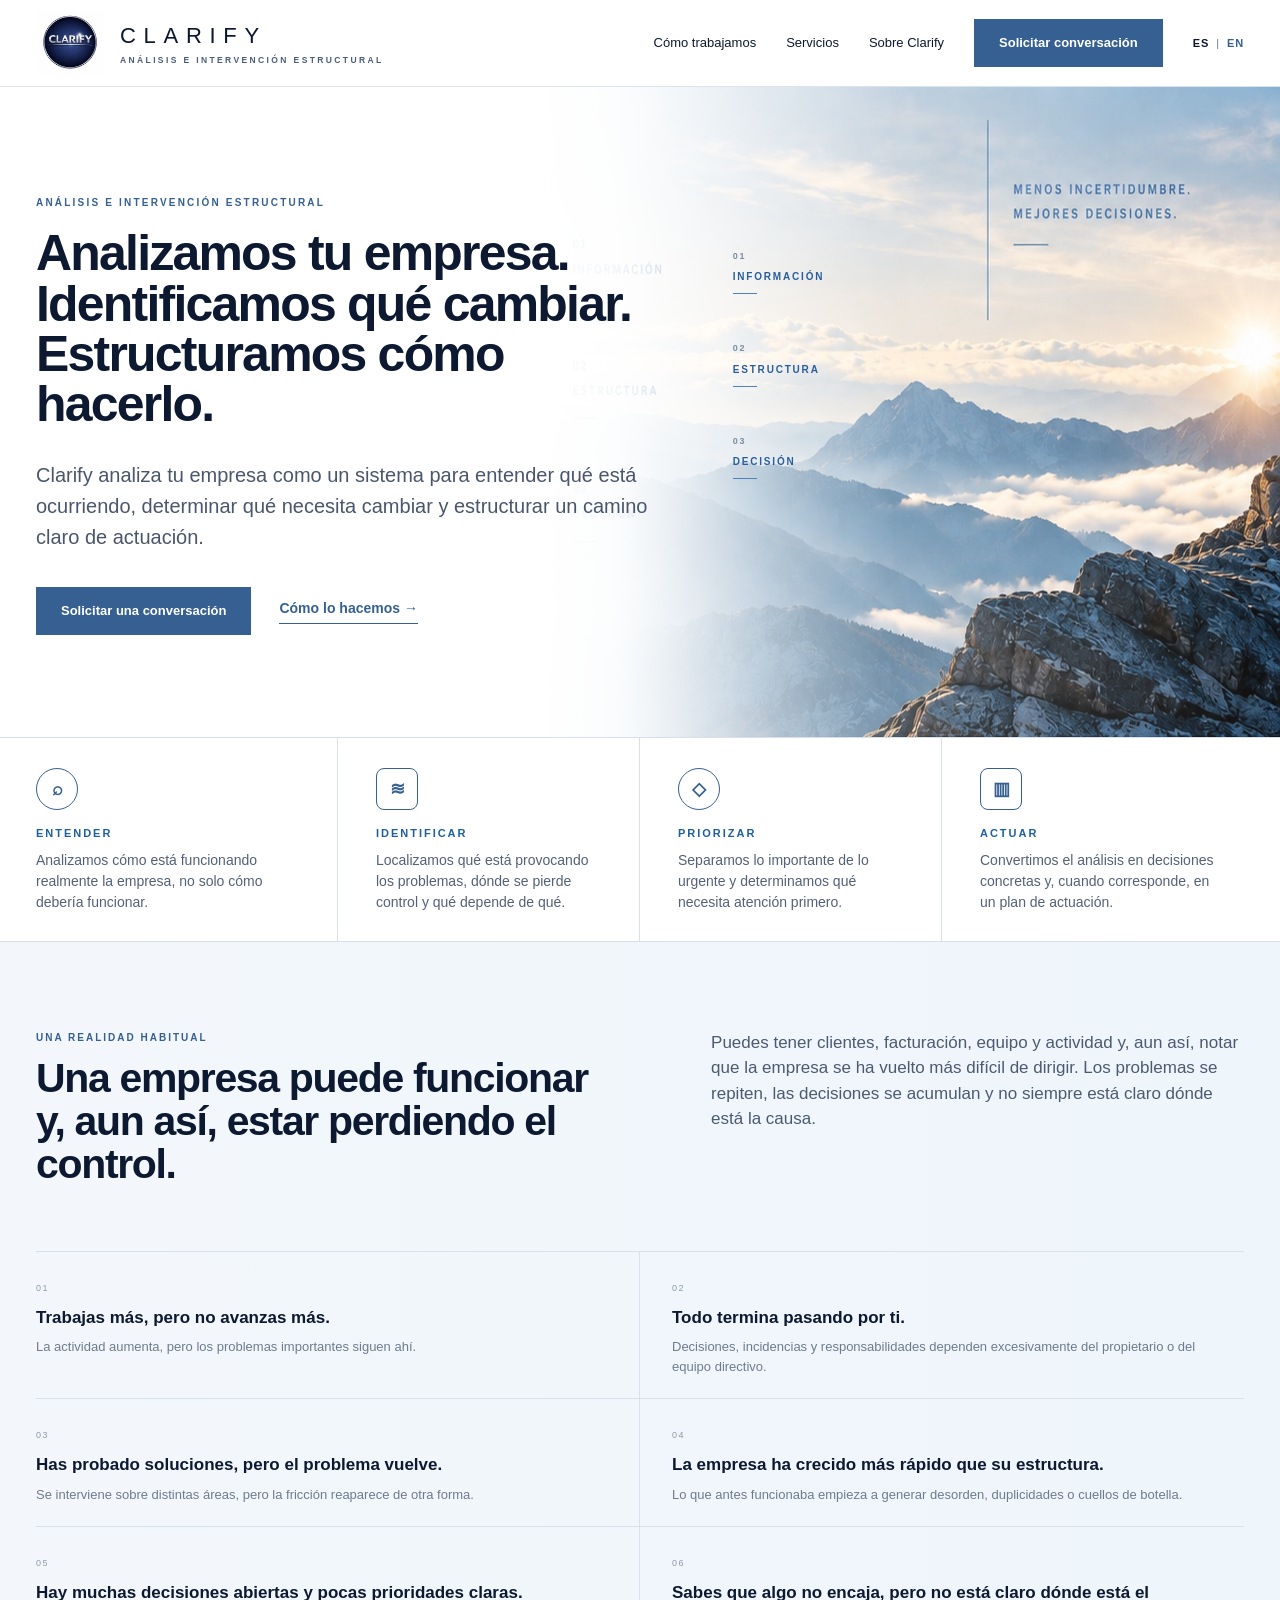
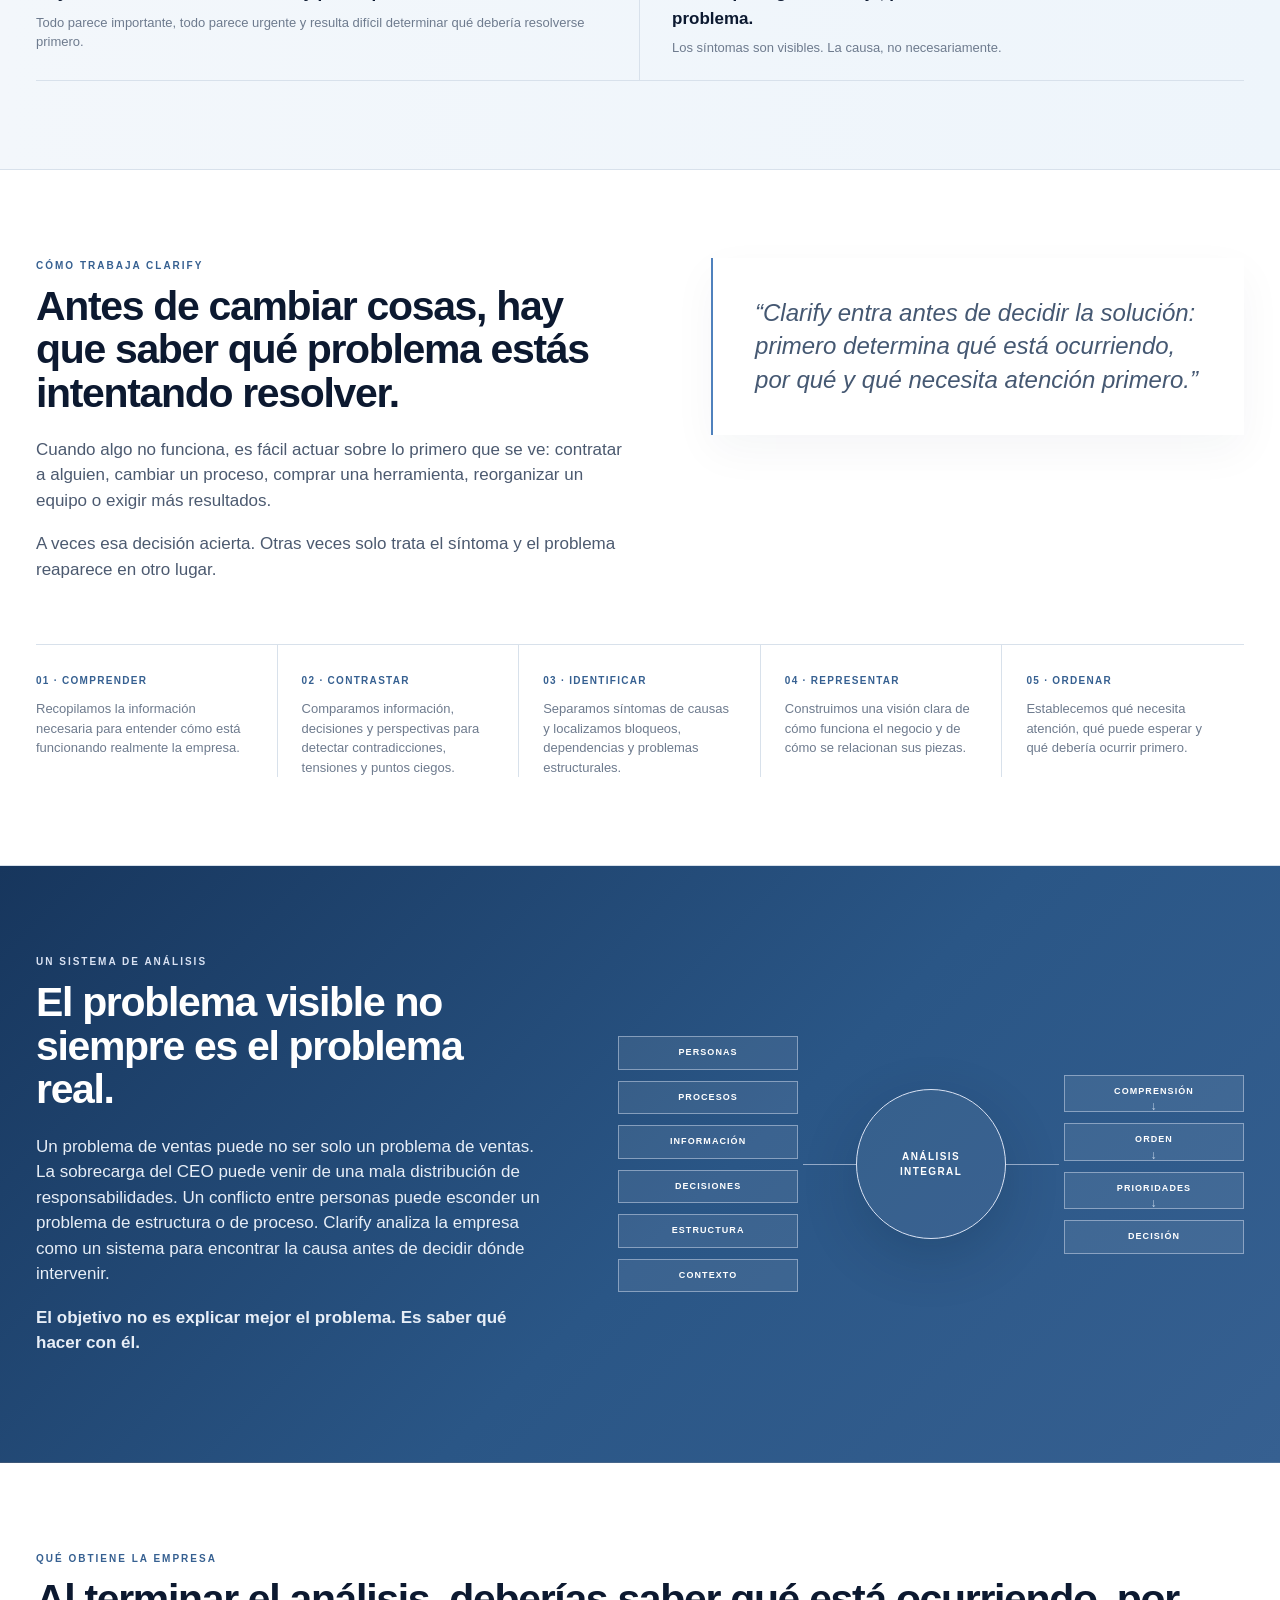
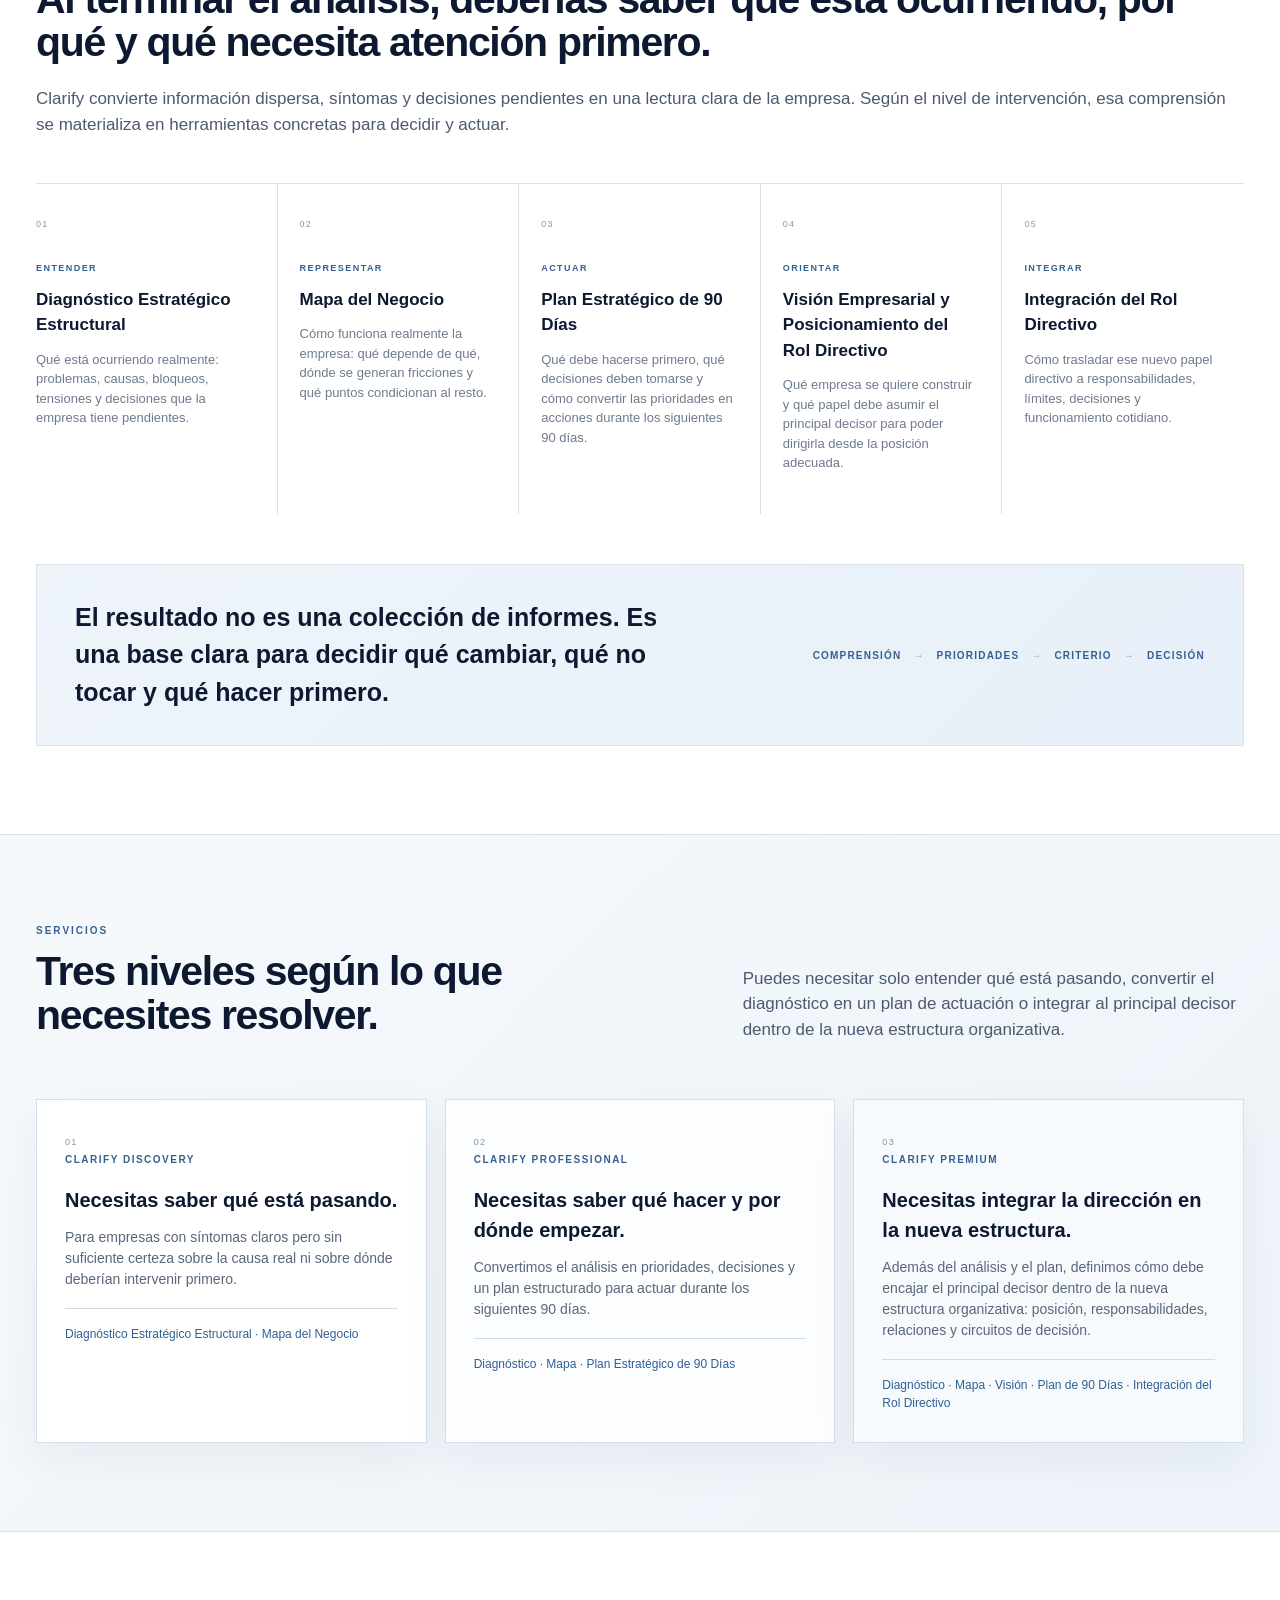
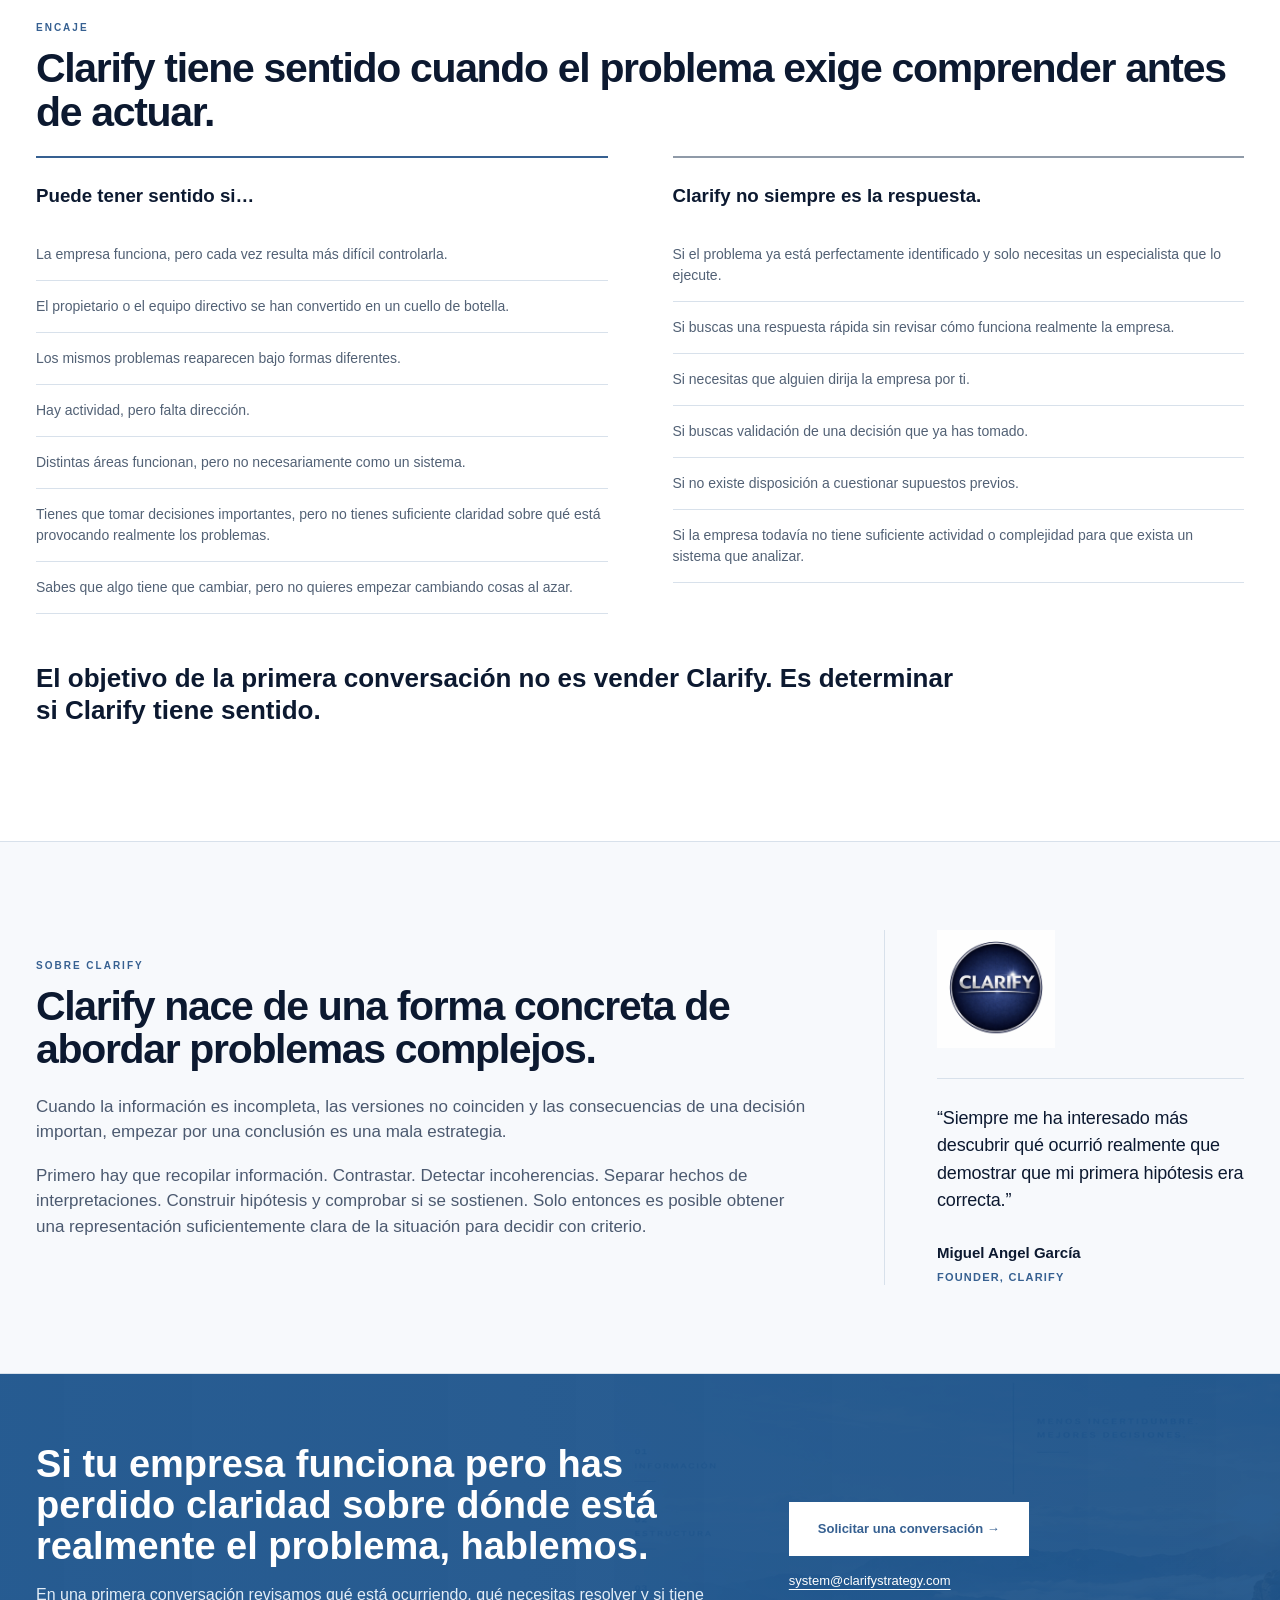
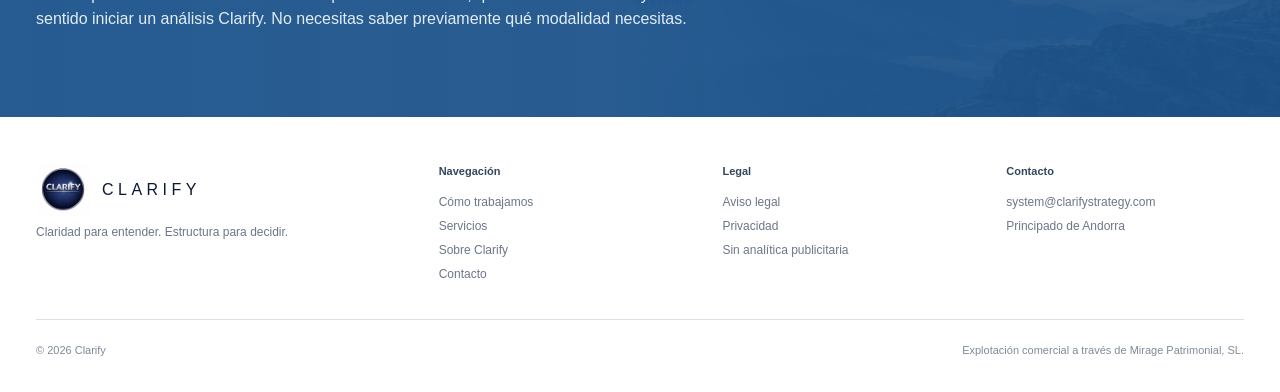
<file: index.html>
<!doctype html>
<html lang="es">
<head>
<meta charset="utf-8">
<meta name="viewport" content="width=device-width,initial-scale=1">
<title>Clarify | Entender qué está ocurriendo. Saber dónde actuar.</title>
<meta name="description" content="Clarify analiza cómo funciona realmente una empresa, identifica qué está provocando los problemas y establece dónde intervenir primero.">
<link rel="canonical" href="https://www.clarifystrategy.com/">
<meta property="og:title" content="Clarify | Entender qué está ocurriendo es solo el principio.">
<meta property="og:description" content="Analizamos qué está ocurriendo realmente dentro de tu empresa, qué está provocando los problemas y dónde intervenir primero.">
<meta property="og:type" content="website">
<meta property="og:url" content="https://www.clarifystrategy.com/">
<meta name="theme-color" content="#366091">
<link rel="icon" href="assets/favicon.png">
<link rel="stylesheet" href="assets/styles.css">
<script type="application/ld+json">
{"@context":"https://schema.org","@type":"ProfessionalService","name":"Clarify","url":"https://www.clarifystrategy.com/","email":"system@clarifystrategy.com","areaServed":["AD","ES","US"],"description":"Análisis e intervención estructural empresarial para identificar qué está ocurriendo realmente, qué está provocando los problemas y dónde intervenir primero."}
</script>

<style>
/* V1.4 Rehostias V2.1 — hero scale refinement */
.hero-copy h1{font-size:clamp(48px,3.9vw,58px)!important;line-height:1.01!important;letter-spacing:-.035em!important;}
@media(max-width:1050px){.hero-copy h1{font-size:clamp(42px,6vw,52px)!important;}}
@media(max-width:680px){.hero-copy h1{font-size:clamp(34px,9.4vw,40px)!important;line-height:1.04!important;letter-spacing:-.03em!important;}}
</style>
</head>
<body>

<header class="site-header">
  <div class="wrap header-inner">
    <a class="brand" href="#inicio" aria-label="Clarify">
      <img class="brand-logo" src="assets/clarify-logo.png" alt="Clarify">
      <span class="brand-word"><strong>CLARIFY</strong><small>ANÁLISIS E INTERVENCIÓN ESTRUCTURAL</small></span>
    </a>
    <nav class="nav" aria-label="Navegación principal">
      <a href="#como">Cómo trabajamos</a>
      <a href="#servicios">Servicios</a>
      <a href="#sobre">Sobre Clarify</a>
      <a class="cta" href="#contacto">Solicitar conversación</a>
      <span class="lang-switch" aria-label="Idioma"><strong>ES</strong><span>|</span><a href="en/" lang="en">EN</a></span>
      <span class="mobile-nav-note"><strong>ES</strong> · <a href="en/" lang="en">EN</a></span>
    </nav>
  </div>
</header>

<main id="inicio">
  <section class="hero">
    <div class="wrap hero-inner">
      <div class="hero-copy">
        <p class="eyebrow">ANÁLISIS E INTERVENCIÓN ESTRUCTURAL</p>
        <h1>Analizamos tu empresa.<br>Identificamos qué cambiar.<br>Estructuramos cómo hacerlo.</h1>
        <p class="lead">Clarify analiza tu empresa como un sistema para entender qué está ocurriendo, determinar qué necesita cambiar y estructurar un camino claro de actuación.</p>
        <div class="hero-actions">
          <a class="cta" href="#contacto">Solicitar una conversación</a>
          <a class="text-link" href="#como">Cómo lo hacemos →</a>
        </div>
      </div>
      <div class="hero-side">
        <div class="hero-labels">
          <div class="hero-label"><b>01</b>Información</div>
          <div class="hero-label"><b>02</b>Estructura</div>
          <div class="hero-label"><b>03</b>Decisión</div>
        </div>
      </div>
    </div>
  </section>

  <section class="features">
    <div class="wrap feature-grid">
      <article class="feature"><div class="icon">⌕</div><h3>Entender</h3><p>Analizamos cómo está funcionando realmente la empresa, no solo cómo debería funcionar.</p></article>
      <article class="feature"><div class="icon">≋</div><h3>Identificar</h3><p>Localizamos qué está provocando los problemas, dónde se pierde control y qué depende de qué.</p></article>
      <article class="feature"><div class="icon">◇</div><h3>Priorizar</h3><p>Separamos lo importante de lo urgente y determinamos qué necesita atención primero.</p></article>
      <article class="feature"><div class="icon">▥</div><h3>Actuar</h3><p>Convertimos el análisis en decisiones concretas y, cuando corresponde, en un plan de actuación.</p></article>
    </div>
  </section>

  <section class="section soft">
    <div class="wrap">
      <div class="section-grid">
        <div>
          <p class="rule-title">Una realidad habitual</p>
          <h2>Una empresa puede funcionar y, aun así, estar perdiendo el control.</h2>
        </div>
        <div class="section-copy">
          <p>Puedes tener clientes, facturación, equipo y actividad y, aun así, notar que la empresa se ha vuelto más difícil de dirigir. Los problemas se repiten, las decisiones se acumulan y no siempre está claro dónde está la causa.</p>
        </div>
      </div>
      <div class="problem-list">
        <article class="problem"><span>01</span><h3>Trabajas más, pero no avanzas más.</h3><p>La actividad aumenta, pero los problemas importantes siguen ahí.</p></article>
        <article class="problem"><span>02</span><h3>Todo termina pasando por ti.</h3><p>Decisiones, incidencias y responsabilidades dependen excesivamente del propietario o del equipo directivo.</p></article>
        <article class="problem"><span>03</span><h3>Has probado soluciones, pero el problema vuelve.</h3><p>Se interviene sobre distintas áreas, pero la fricción reaparece de otra forma.</p></article>
        <article class="problem"><span>04</span><h3>La empresa ha crecido más rápido que su estructura.</h3><p>Lo que antes funcionaba empieza a generar desorden, duplicidades o cuellos de botella.</p></article>
        <article class="problem"><span>05</span><h3>Hay muchas decisiones abiertas y pocas prioridades claras.</h3><p>Todo parece importante, todo parece urgente y resulta difícil determinar qué debería resolverse primero.</p></article>
        <article class="problem"><span>06</span><h3>Sabes que algo no encaja, pero no está claro dónde está el problema.</h3><p>Los síntomas son visibles. La causa, no necesariamente.</p></article>
      </div>
    </div>
  </section>

  <section class="section" id="como">
    <div class="wrap">
      <div class="section-grid">
        <div>
          <p class="rule-title">Cómo trabaja Clarify</p>
          <h2>Antes de cambiar cosas, hay que saber qué problema estás intentando resolver.</h2>
          <div class="section-copy">
            <p>Cuando algo no funciona, es fácil actuar sobre lo primero que se ve: contratar a alguien, cambiar un proceso, comprar una herramienta, reorganizar un equipo o exigir más resultados.</p>
            <p>A veces esa decisión acierta. Otras veces solo trata el síntoma y el problema reaparece en otro lugar.</p>
          </div>
        </div>
        <div class="quote-panel">“Clarify entra antes de decidir la solución: primero determina qué está ocurriendo, por qué y qué necesita atención primero.”</div>
      </div>
      <div class="principles">
        <div class="principle"><b>01 · COMPRENDER</b><p>Recopilamos la información necesaria para entender cómo está funcionando realmente la empresa.</p></div>
        <div class="principle"><b>02 · CONTRASTAR</b><p>Comparamos información, decisiones y perspectivas para detectar contradicciones, tensiones y puntos ciegos.</p></div>
        <div class="principle"><b>03 · IDENTIFICAR</b><p>Separamos síntomas de causas y localizamos bloqueos, dependencias y problemas estructurales.</p></div>
        <div class="principle"><b>04 · REPRESENTAR</b><p>Construimos una visión clara de cómo funciona el negocio y de cómo se relacionan sus piezas.</p></div>
        <div class="principle"><b>05 · ORDENAR</b><p>Establecemos qué necesita atención, qué puede esperar y qué debería ocurrir primero.</p></div>
      </div>
    </div>
  </section>

  <section class="section soft analysis-section">
    <div class="wrap system-layout">
      <div>
        <p class="rule-title">Un sistema de análisis</p>
        <h2>El problema visible no siempre es el problema real.</h2>
        <div class="section-copy">
          <p>Un problema de ventas puede no ser solo un problema de ventas. La sobrecarga del CEO puede venir de una mala distribución de responsabilidades. Un conflicto entre personas puede esconder un problema de estructura o de proceso. Clarify analiza la empresa como un sistema para encontrar la causa antes de decidir dónde intervenir.</p>
          <p><strong>El objetivo no es explicar mejor el problema. Es saber qué hacer con él.</strong></p>
        </div>
      </div>
      <div class="system-diagram" aria-label="Diagrama del sistema Clarify">
        <div class="system-inputs"><span>PERSONAS</span><span>PROCESOS</span><span>INFORMACIÓN</span><span>DECISIONES</span><span>ESTRUCTURA</span><span>CONTEXTO</span></div>
        <div class="system-core">ANÁLISIS<br>INTEGRAL</div>
        <div class="system-outputs"><span>COMPRENSIÓN</span><span>ORDEN</span><span>PRIORIDADES</span><span>DECISIÓN</span></div>
      </div>
    </div>
  </section>

  <section class="section">
    <div class="wrap">
      <p class="rule-title">Qué obtiene la empresa</p>
      <h2>Al terminar el análisis, deberías saber qué está ocurriendo, por qué y qué necesita atención primero.</h2>
      <p class="section-copy">Clarify convierte información dispersa, síntomas y decisiones pendientes en una lectura clara de la empresa. Según el nivel de intervención, esa comprensión se materializa en herramientas concretas para decidir y actuar.</p>
      <div class="deliverables">
        <article class="deliverable"><span class="n">01</span><p class="tag">ENTENDER</p><h3>Diagnóstico Estratégico Estructural</h3><p>Qué está ocurriendo realmente: problemas, causas, bloqueos, tensiones y decisiones que la empresa tiene pendientes.</p></article>
        <article class="deliverable"><span class="n">02</span><p class="tag">REPRESENTAR</p><h3>Mapa del Negocio</h3><p>Cómo funciona realmente la empresa: qué depende de qué, dónde se generan fricciones y qué puntos condicionan al resto.</p></article>
        <article class="deliverable"><span class="n">03</span><p class="tag">ACTUAR</p><h3>Plan Estratégico de 90 Días</h3><p>Qué debe hacerse primero, qué decisiones deben tomarse y cómo convertir las prioridades en acciones durante los siguientes 90 días.</p></article>
        <article class="deliverable"><span class="n">04</span><p class="tag">ORIENTAR</p><h3>Visión Empresarial y Posicionamiento del Rol Directivo</h3><p>Qué empresa se quiere construir y qué papel debe asumir el principal decisor para poder dirigirla desde la posición adecuada.</p></article>
        <article class="deliverable"><span class="n">05</span><p class="tag">INTEGRAR</p><h3>Integración del Rol Directivo</h3><p>Cómo trasladar ese nuevo papel directivo a responsabilidades, límites, decisiones y funcionamiento cotidiano.</p></article>
      </div>
      <div class="value-bar"><h3>El resultado no es una colección de informes. Es una base clara para decidir qué cambiar, qué no tocar y qué hacer primero.</h3><div class="value-flow"><span>COMPRENSIÓN</span><i>→</i><span>PRIORIDADES</span><i>→</i><span>CRITERIO</span><i>→</i><span>DECISIÓN</span></div></div>
    </div>
  </section>

  <section class="section soft" id="servicios">
    <div class="wrap">
      <div class="services-head">
        <div><p class="rule-title">Servicios</p><h2>Tres niveles según lo que necesites resolver.</h2></div>
        <p class="section-copy">Puedes necesitar solo entender qué está pasando, convertir el diagnóstico en un plan de actuación o integrar al principal decisor dentro de la nueva estructura organizativa.</p>
      </div>
      <div class="service-grid">
        <article class="service-card"><span class="service-number">01</span><p class="mode">Clarify Discovery</p><h3>Necesitas saber qué está pasando.</h3><p>Para empresas con síntomas claros pero sin suficiente certeza sobre la causa real ni sobre dónde deberían intervenir primero.</p><div class="docs">Diagnóstico Estratégico Estructural · Mapa del Negocio</div></article>
        <article class="service-card"><span class="service-number">02</span><p class="mode">Clarify Professional</p><h3>Necesitas saber qué hacer y por dónde empezar.</h3><p>Convertimos el análisis en prioridades, decisiones y un plan estructurado para actuar durante los siguientes 90 días.</p><div class="docs">Diagnóstico · Mapa · Plan Estratégico de 90 Días</div></article>
        <article class="service-card"><span class="service-number">03</span><p class="mode">Clarify Premium</p><h3>Necesitas integrar la dirección en la nueva estructura.</h3><p>Además del análisis y el plan, definimos cómo debe encajar el principal decisor dentro de la nueva estructura organizativa: posición, responsabilidades, relaciones y circuitos de decisión.</p><div class="docs">Diagnóstico · Mapa · Visión · Plan de 90 Días · Integración del Rol Directivo</div></article>
      </div>
    </div>
  </section>

  <section class="section">
    <div class="wrap">
      <p class="rule-title">Encaje</p>
      <h2>Clarify tiene sentido cuando el problema exige comprender antes de actuar.</h2>
      <div class="fit-grid">
        <div class="fit-col"><h3>Puede tener sentido si…</h3><ul class="clean-list"><li>La empresa funciona, pero cada vez resulta más difícil controlarla.</li><li>El propietario o el equipo directivo se han convertido en un cuello de botella.</li><li>Los mismos problemas reaparecen bajo formas diferentes.</li><li>Hay actividad, pero falta dirección.</li><li>Distintas áreas funcionan, pero no necesariamente como un sistema.</li><li>Tienes que tomar decisiones importantes, pero no tienes suficiente claridad sobre qué está provocando realmente los problemas.</li><li>Sabes que algo tiene que cambiar, pero no quieres empezar cambiando cosas al azar.</li></ul></div>
        <div class="fit-col no"><h3>Clarify no siempre es la respuesta.</h3><ul class="clean-list"><li>Si el problema ya está perfectamente identificado y solo necesitas un especialista que lo ejecute.</li><li>Si buscas una respuesta rápida sin revisar cómo funciona realmente la empresa.</li><li>Si necesitas que alguien dirija la empresa por ti.</li><li>Si buscas validación de una decisión que ya has tomado.</li><li>Si no existe disposición a cuestionar supuestos previos.</li><li>Si la empresa todavía no tiene suficiente actividad o complejidad para que exista un sistema que analizar.</li></ul></div>
      </div>
      <p class="fit-close">El objetivo de la primera conversación no es vender Clarify. Es determinar si Clarify tiene sentido.</p>
    </div>
  </section>

  <section class="section soft" id="sobre">
    <div class="wrap about-grid">
      <div>
        <p class="rule-title">Sobre Clarify</p>
        <h2>Clarify nace de una forma concreta de abordar problemas complejos.</h2>
        <div class="section-copy">
          <p>Cuando la información es incompleta, las versiones no coinciden y las consecuencias de una decisión importan, empezar por una conclusión es una mala estrategia.</p>
          <p>Primero hay que recopilar información. Contrastar. Detectar incoherencias. Separar hechos de interpretaciones. Construir hipótesis y comprobar si se sostienen. Solo entonces es posible obtener una representación suficientemente clara de la situación para decidir con criterio.</p>
        </div>
      </div>
      <div class="about-logo-wrap"><div class="founder-card"><img class="about-logo" src="assets/clarify-logo.png" alt="Clarify"><blockquote>“Siempre me ha interesado más descubrir qué ocurrió realmente que demostrar que mi primera hipótesis era correcta.”</blockquote><p class="founder-name">Miguel Angel García</p><p class="founder-role">Founder, Clarify</p></div></div>
    </div>
  </section>

  <section class="contact" id="contacto">
    <div class="wrap contact-grid">
      <div>
        <h2>Si tu empresa funciona pero has perdido claridad sobre dónde está realmente el problema, hablemos.</h2>
        <p>En una primera conversación revisamos qué está ocurriendo, qué necesitas resolver y si tiene sentido iniciar un análisis Clarify. No necesitas saber previamente qué modalidad necesitas.</p>
      </div>
      <div>
        <a class="cta" href="mailto:system@clarifystrategy.com?subject=Solicitud%20de%20conversaci%C3%B3n%20%C2%B7%20Clarify">Solicitar una conversación →</a>
        <a class="contact-email" href="mailto:system@clarifystrategy.com">system@clarifystrategy.com</a>
      </div>
    </div>
  </section>
</main>

<footer>
  <div class="wrap footer-grid">
    <div><div class="footer-brand"><img src="assets/clarify-logo.png" alt="Clarify"><b>CLARIFY</b></div><span>Claridad para entender. Estructura para decidir.</span></div>
    <div><h4>Navegación</h4><a href="#como">Cómo trabajamos</a><a href="#servicios">Servicios</a><a href="#sobre">Sobre Clarify</a><a href="#contacto">Contacto</a></div>
    <div><h4>Legal</h4><a href="aviso-legal.html">Aviso legal</a><a href="privacidad.html">Privacidad</a><span>Sin analítica publicitaria</span></div>
    <div><h4>Contacto</h4><a href="mailto:system@clarifystrategy.com">system@clarifystrategy.com</a><span>Principado de Andorra</span></div>
  </div>
  <div class="wrap footer-bottom"><span>© 2026 Clarify</span><span>Explotación comercial a través de Mirage Patrimonial, SL.</span></div>
</footer>

</body>
</html>
</file>
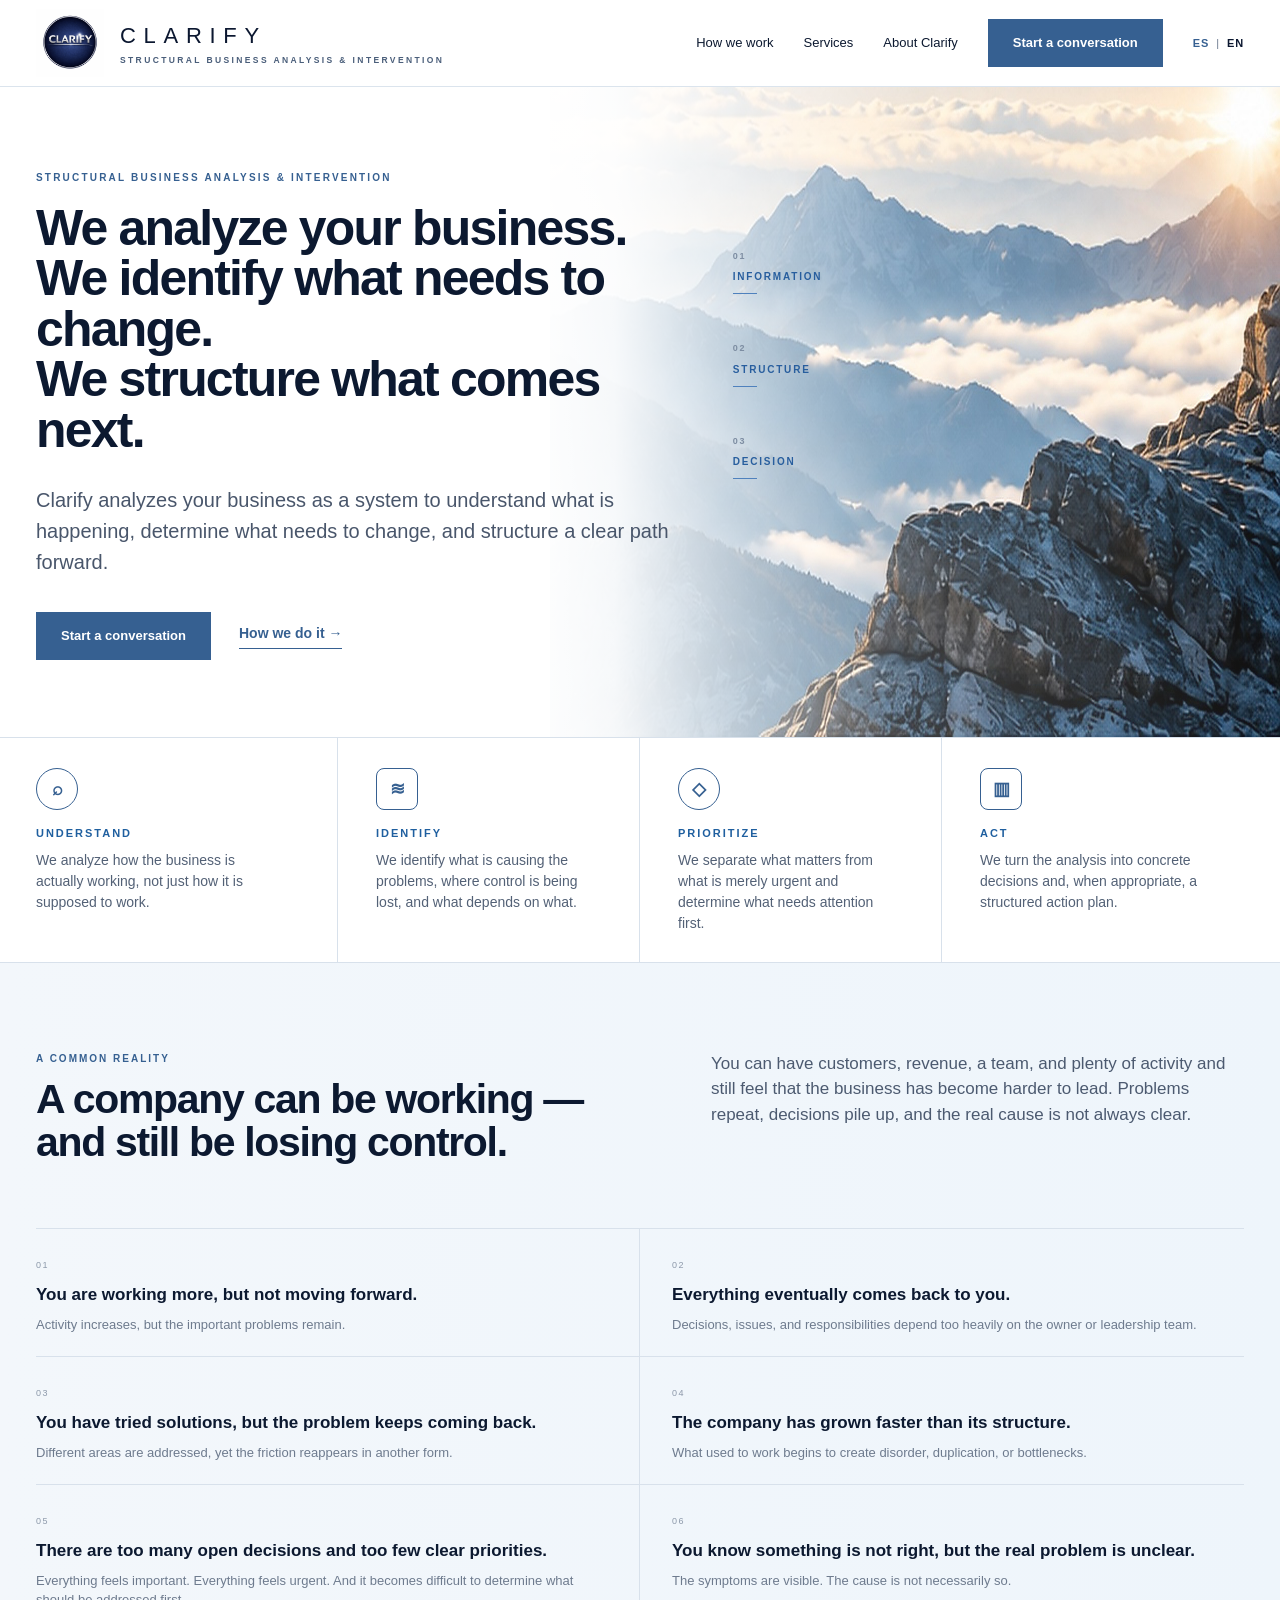
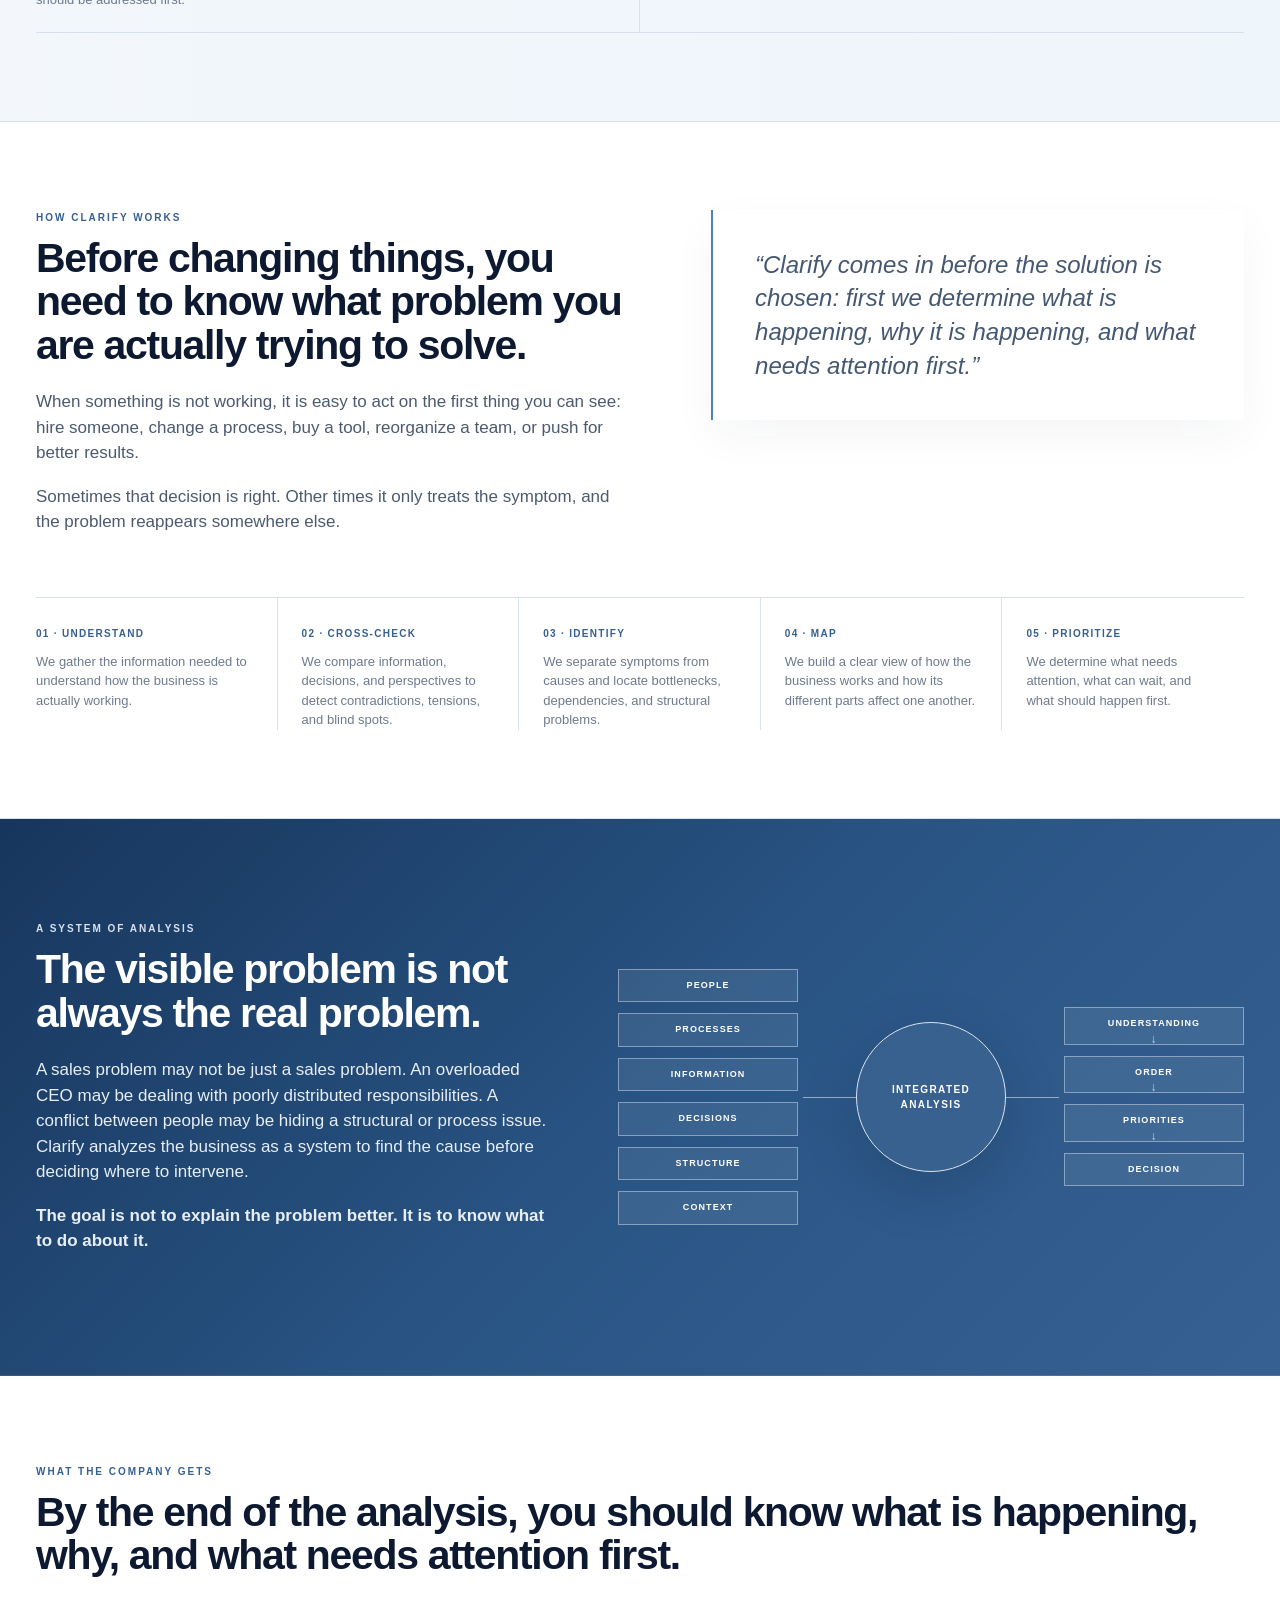
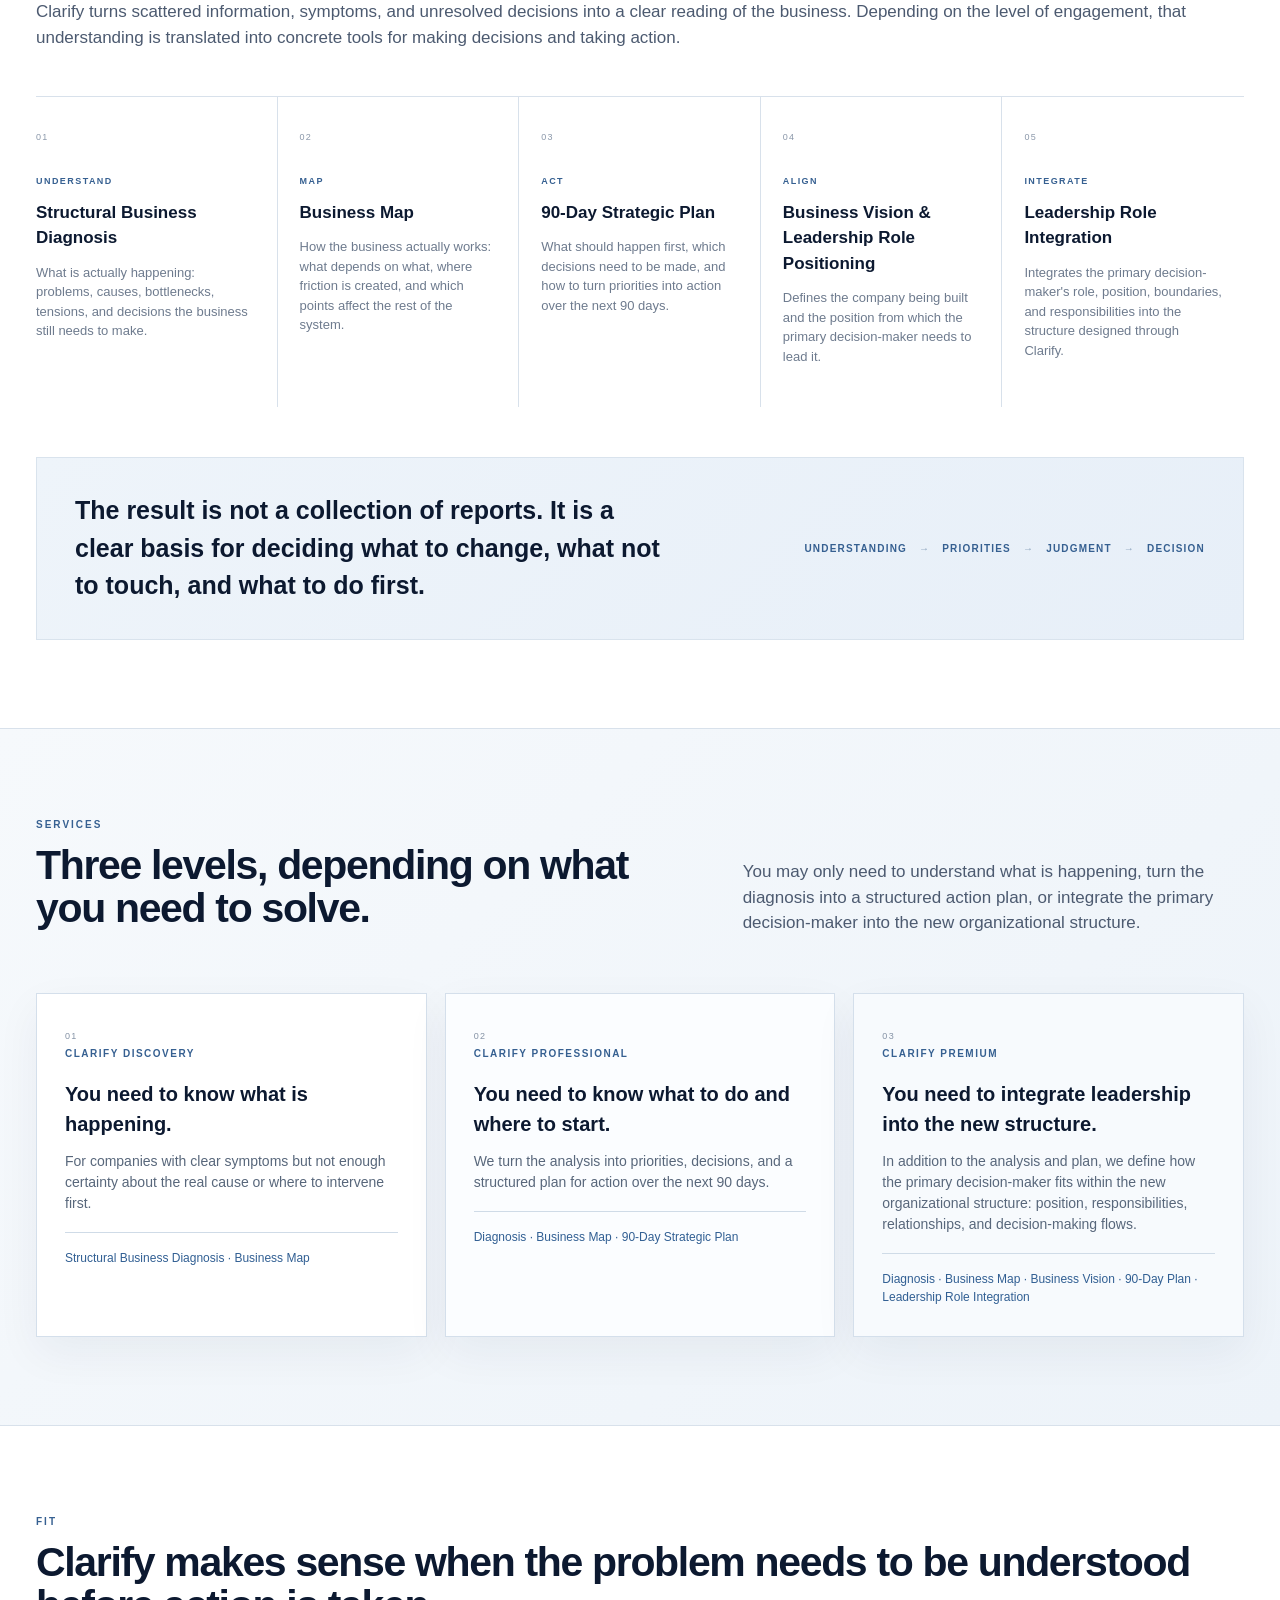
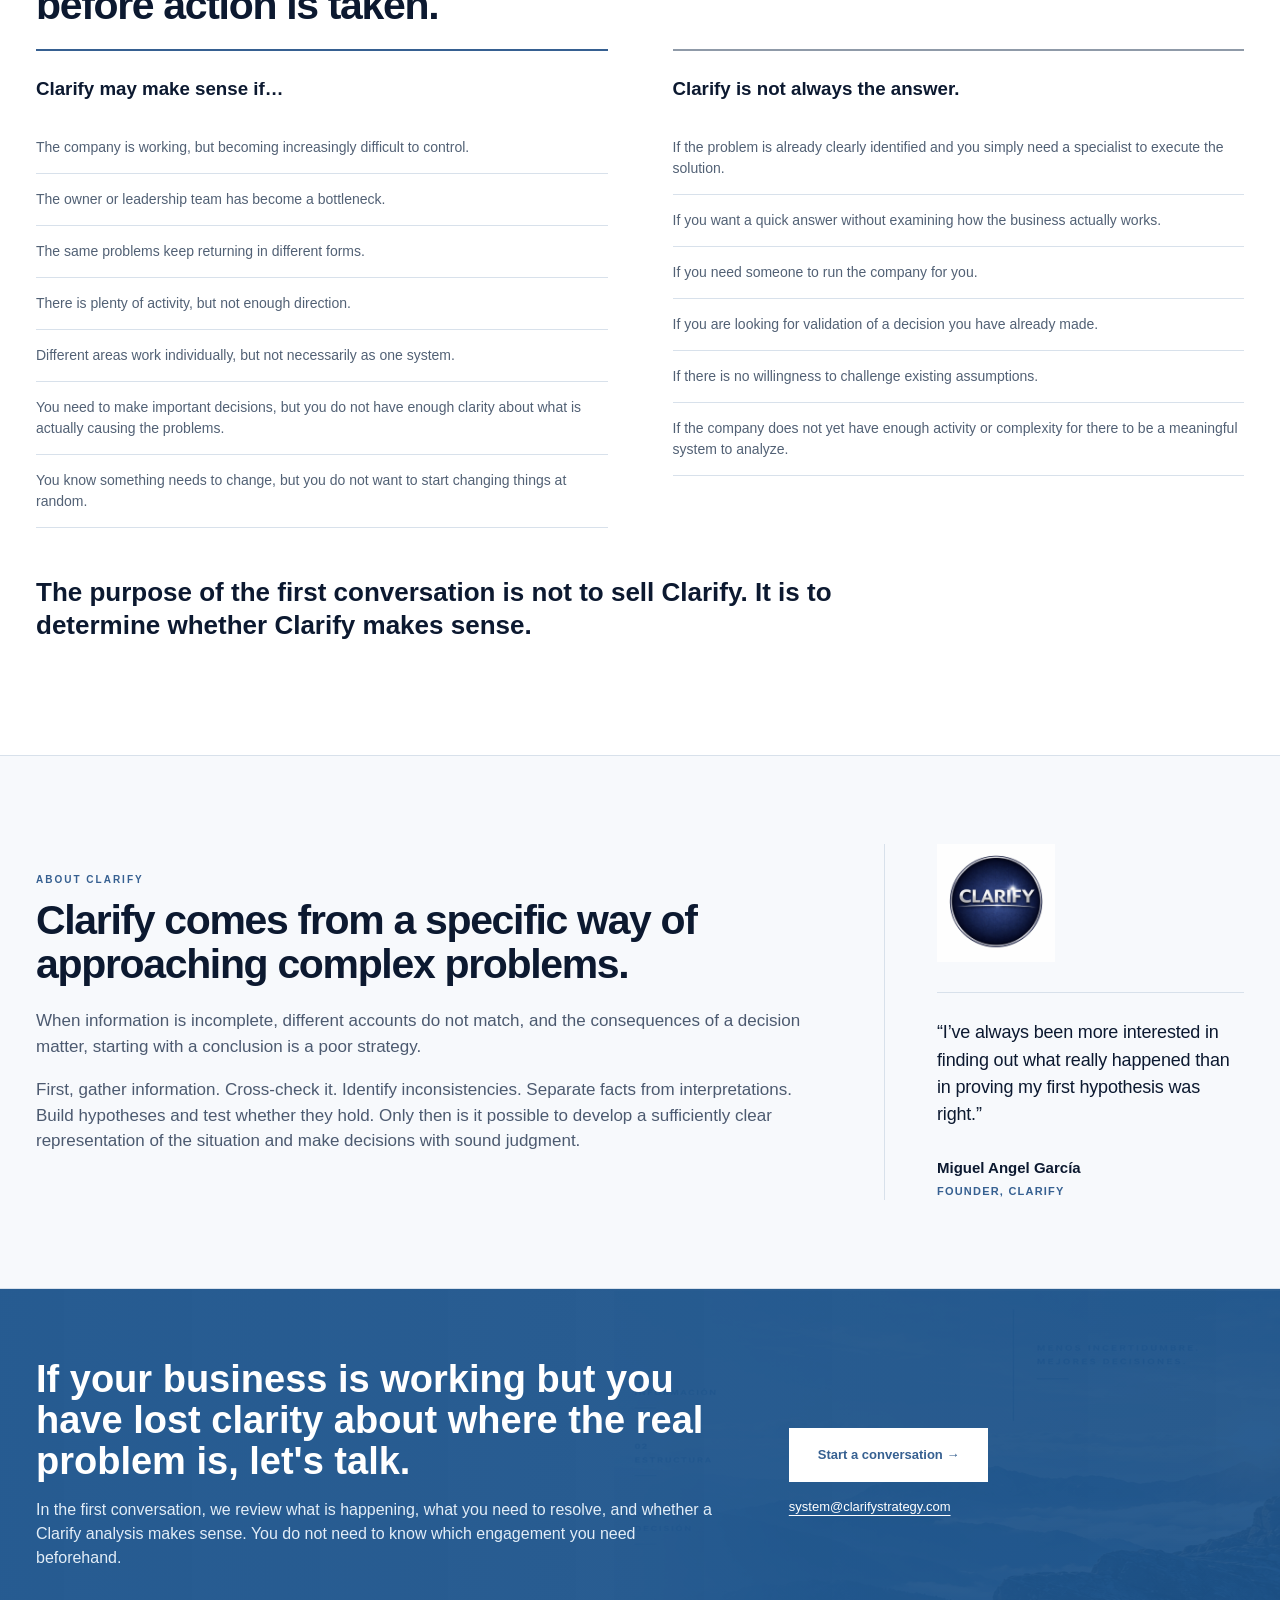
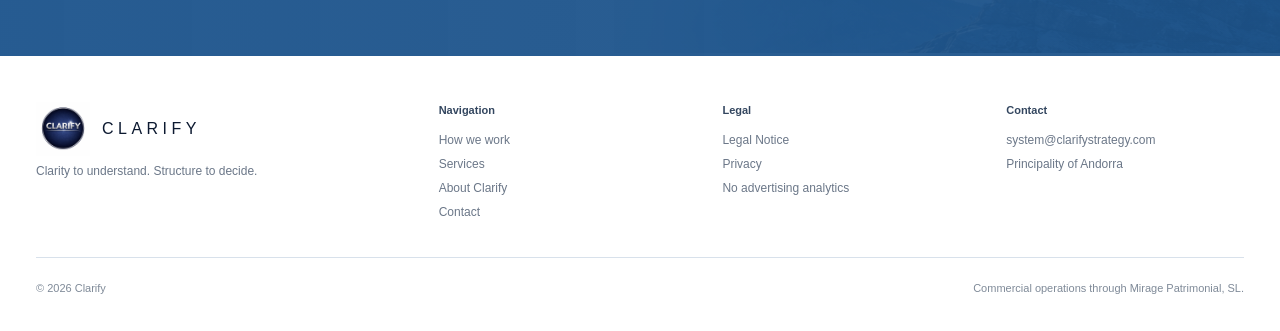
<file: en/index.html>
<!doctype html>
<!DOCTYPE html>

<html lang="en">
<head>
<meta charset="utf-8"/>
<meta content="width=device-width,initial-scale=1" name="viewport"/>
<title>Clarify | Understanding what’s happening is only the beginning.</title>
<meta content="Clarify analyzes your business as a system to understand what is happening, determine what needs to change, and structure a clear path forward." name="description"/>
<link href="https://www.clarifystrategy.com/en/" rel="canonical"/>
<meta content="Clarify | Understanding what’s happening is only the beginning." property="og:title"/>
<meta content="We identify what is really happening inside your business, what is causing the problems, and where to intervene first." property="og:description"/>
<meta content="website" property="og:type"/>
<meta content="https://www.clarifystrategy.com/en/" property="og:url"/>
<meta content="#366091" name="theme-color"/>
<link href="../assets/favicon.png" rel="icon"/>
<link href="../assets/styles.css" rel="stylesheet"/>
<script type="application/ld+json">{"@context":"https://schema.org","@type":"ProfessionalService","name":"Clarify","url":"https://www.clarifystrategy.com/en/","email":"system@clarifystrategy.com","areaServed":["AD","ES","US"],"description":"Structural business analysis and intervention to identify what is actually happening, what is causing the problems, and where to intervene first."}</script>
<link href="https://www.clarifystrategy.com/" hreflang="es" rel="alternate"/><link href="https://www.clarifystrategy.com/en/" hreflang="en" rel="alternate"/><link href="https://www.clarifystrategy.com/" hreflang="x-default" rel="alternate"/>
<style>
/* V1.4 Rehostias V2.1 — hero scale refinement */
.hero-copy h1{font-size:clamp(48px,3.9vw,58px)!important;line-height:1.01!important;letter-spacing:-.035em!important;}
@media(max-width:1050px){.hero-copy h1{font-size:clamp(42px,6vw,52px)!important;}}
@media(max-width:680px){.hero-copy h1{font-size:clamp(34px,9.4vw,40px)!important;line-height:1.04!important;letter-spacing:-.03em!important;}}
</style>
</head>
<body class="en-site">
<header class="site-header">
<div class="wrap header-inner">
<a aria-label="Clarify" class="brand" href="#home">
<img alt="Clarify" class="brand-logo" src="../assets/clarify-logo.png"/>
<span class="brand-word"><strong>CLARIFY</strong><small>STRUCTURAL BUSINESS ANALYSIS &amp; INTERVENTION</small></span>
</a>
<nav aria-label="Main navigation" class="nav">
<a href="#como">How we work</a>
<a href="#servicios">Services</a>
<a href="#sobre">About Clarify</a>
<a class="cta" href="#contacto">Start a conversation</a>
<span aria-label="Idioma" class="lang-switch"><a href="../" lang="es">ES</a> | <strong>EN</strong></span>
<span class="mobile-nav-note"><a href="../" lang="es">ES</a> · <strong>EN</strong></span>
</nav>
</div>
</header>
<main id="home">
<section class="hero">
<div class="wrap hero-inner">
<div class="hero-copy">
<p class="eyebrow">STRUCTURAL BUSINESS ANALYSIS &amp; INTERVENTION</p>
<h1>We analyze your business.<br/>We identify what needs to change.<br/>We structure what comes next.</h1>
<p class="lead">Clarify analyzes your business as a system to understand what is happening, determine what needs to change, and structure a clear path forward.</p>
<div class="hero-actions">
<a class="cta" href="#contacto">Start a conversation</a>
<a class="text-link" href="#como">How we do it →</a>
</div>
</div>
<div class="hero-side">
<div class="hero-labels">
<div class="hero-label"><b>01</b>Information</div>
<div class="hero-label"><b>02</b>Structure</div>
<div class="hero-label"><b>03</b>Decision</div>
</div>
</div>
</div>
</section>
<section class="features">
<div class="wrap feature-grid">
<article class="feature"><div class="icon">⌕</div><h3>Understand</h3><p>We analyze how the business is actually working, not just how it is supposed to work.</p></article>
<article class="feature"><div class="icon">≋</div><h3>Identify</h3><p>We identify what is causing the problems, where control is being lost, and what depends on what.</p></article>
<article class="feature"><div class="icon">◇</div><h3>Prioritize</h3><p>We separate what matters from what is merely urgent and determine what needs attention first.</p></article>
<article class="feature"><div class="icon">▥</div><h3>Act</h3><p>We turn the analysis into concrete decisions and, when appropriate, a structured action plan.</p></article>
</div>
</section>
<section class="section soft">
<div class="wrap">
<div class="section-grid">
<div>
<p class="rule-title">A common reality</p>
<h2>A company can be working — and still be losing control.</h2>
</div>
<div class="section-copy">
<p>You can have customers, revenue, a team, and plenty of activity and still feel that the business has become harder to lead. Problems repeat, decisions pile up, and the real cause is not always clear.</p>
</div>
</div>
<div class="problem-list">
<article class="problem"><span>01</span><h3>You are working more, but not moving forward.</h3><p>Activity increases, but the important problems remain.</p></article>
<article class="problem"><span>02</span><h3>Everything eventually comes back to you.</h3><p>Decisions, issues, and responsibilities depend too heavily on the owner or leadership team.</p></article>
<article class="problem"><span>03</span><h3>You have tried solutions, but the problem keeps coming back.</h3><p>Different areas are addressed, yet the friction reappears in another form.</p></article>
<article class="problem"><span>04</span><h3>The company has grown faster than its structure.</h3><p>What used to work begins to create disorder, duplication, or bottlenecks.</p></article>
<article class="problem"><span>05</span><h3>There are too many open decisions and too few clear priorities.</h3><p>Everything feels important. Everything feels urgent. And it becomes difficult to determine what should be addressed first.</p></article>
<article class="problem"><span>06</span><h3>You know something is not right, but the real problem is unclear.</h3><p>The symptoms are visible. The cause is not necessarily so.</p></article>
</div>
</div>
</section>
<section class="section" id="como">
<div class="wrap">
<div class="section-grid">
<div>
<p class="rule-title">How Clarify works</p>
<h2>Before changing things, you need to know what problem you are actually trying to solve.</h2>
<div class="section-copy">
<p>When something is not working, it is easy to act on the first thing you can see: hire someone, change a process, buy a tool, reorganize a team, or push for better results.</p>
<p>Sometimes that decision is right. Other times it only treats the symptom, and the problem reappears somewhere else.</p>
</div>
</div>
<div class="quote-panel">“Clarify comes in before the solution is chosen: first we determine what is happening, why it is happening, and what needs attention first.”</div>
</div>
<div class="principles">
<div class="principle"><b>01 · UNDERSTAND</b><p>We gather the information needed to understand how the business is actually working.</p></div>
<div class="principle"><b>02 · CROSS-CHECK</b><p>We compare information, decisions, and perspectives to detect contradictions, tensions, and blind spots.</p></div>
<div class="principle"><b>03 · IDENTIFY</b><p>We separate symptoms from causes and locate bottlenecks, dependencies, and structural problems.</p></div>
<div class="principle"><b>04 · MAP</b><p>We build a clear view of how the business works and how its different parts affect one another.</p></div>
<div class="principle"><b>05 · PRIORITIZE</b><p>We determine what needs attention, what can wait, and what should happen first.</p></div>
</div>
</div>
</section>
<section class="section soft analysis-section">
<div class="wrap system-layout">
<div>
<p class="rule-title">A system of analysis</p>
<h2>The visible problem is not always the real problem.</h2>
<div class="section-copy">
<p>A sales problem may not be just a sales problem. An overloaded CEO may be dealing with poorly distributed responsibilities. A conflict between people may be hiding a structural or process issue. Clarify analyzes the business as a system to find the cause before deciding where to intervene.</p>
<p><strong>The goal is not to explain the problem better. It is to know what to do about it.</strong></p>
</div>
</div>
<div aria-label="Diagrama del sistema Clarify" class="system-diagram">
<div class="system-inputs"><span>PEOPLE</span><span>PROCESSES</span><span>INFORMATION</span><span>DECISIONS</span><span>STRUCTURE</span><span>CONTEXT</span></div>
<div class="system-core">INTEGRATED<br/>ANALYSIS</div>
<div class="system-outputs"><span>UNDERSTANDING</span><span>ORDER</span><span>PRIORITIES</span><span>DECISION</span></div>
</div>
</div>
</section>
<section class="section">
<div class="wrap">
<p class="rule-title">What the company gets</p>
<h2>By the end of the analysis, you should know what is happening, why, and what needs attention first.</h2>
<p class="section-copy">Clarify turns scattered information, symptoms, and unresolved decisions into a clear reading of the business. Depending on the level of engagement, that understanding is translated into concrete tools for making decisions and taking action.</p>
<div class="deliverables">
<article class="deliverable"><span class="n">01</span><p class="tag">UNDERSTAND</p><h3>Structural Business Diagnosis</h3><p>What is actually happening: problems, causes, bottlenecks, tensions, and decisions the business still needs to make.</p></article>
<article class="deliverable"><span class="n">02</span><p class="tag">MAP</p><h3>Business Map</h3><p>How the business actually works: what depends on what, where friction is created, and which points affect the rest of the system.</p></article>
<article class="deliverable"><span class="n">03</span><p class="tag">ACT</p><h3>90-Day Strategic Plan</h3><p>What should happen first, which decisions need to be made, and how to turn priorities into action over the next 90 days.</p></article>
<article class="deliverable"><span class="n">04</span><p class="tag">ALIGN</p><h3>Business Vision &amp; Leadership Role Positioning</h3><p>Defines the company being built and the position from which the primary decision-maker needs to lead it.</p></article>
<article class="deliverable"><span class="n">05</span><p class="tag">INTEGRATE</p><h3>Leadership Role Integration</h3><p>Integrates the primary decision-maker's role, position, boundaries, and responsibilities into the structure designed through Clarify.</p></article>
</div>
<div class="value-bar"><h3>The result is not a collection of reports. It is a clear basis for deciding what to change, what not to touch, and what to do first.</h3><div class="value-flow"><span>UNDERSTANDING</span><i>→</i><span>PRIORITIES</span><i>→</i><span>JUDGMENT</span><i>→</i><span>DECISION</span></div></div>
</div>
</section>
<section class="section soft" id="servicios">
<div class="wrap">
<div class="services-head">
<div><p class="rule-title">Services</p><h2>Three levels, depending on what you need to solve.</h2></div>
<p class="section-copy">You may only need to understand what is happening, turn the diagnosis into a structured action plan, or integrate the primary decision-maker into the new organizational structure.</p>
</div>
<div class="service-grid">
<article class="service-card"><span class="service-number">01</span><p class="mode">Clarify Discovery</p><h3>You need to know what is happening.</h3><p>For companies with clear symptoms but not enough certainty about the real cause or where to intervene first.</p><div class="docs">Structural Business Diagnosis · Business Map</div></article>
<article class="service-card"><span class="service-number">02</span><p class="mode">Clarify Professional</p><h3>You need to know what to do and where to start.</h3><p>We turn the analysis into priorities, decisions, and a structured plan for action over the next 90 days.</p><div class="docs">Diagnosis · Business Map · 90-Day Strategic Plan</div></article>
<article class="service-card"><span class="service-number">03</span><p class="mode">Clarify Premium</p><h3>You need to integrate leadership into the new structure.</h3><p>In addition to the analysis and plan, we define how the primary decision-maker fits within the new organizational structure: position, responsibilities, relationships, and decision-making flows.</p><div class="docs">Diagnosis · Business Map · Business Vision · 90-Day Plan · Leadership Role Integration</div></article>
</div>
</div>
</section>
<section class="section">
<div class="wrap">
<p class="rule-title">Fit</p>
<h2>Clarify makes sense when the problem needs to be understood before action is taken.</h2>
<div class="fit-grid">
<div class="fit-col"><h3>Clarify may make sense if…</h3><ul class="clean-list"><li>The company is working, but becoming increasingly difficult to control.</li><li>The owner or leadership team has become a bottleneck.</li><li>The same problems keep returning in different forms.</li><li>There is plenty of activity, but not enough direction.</li><li>Different areas work individually, but not necessarily as one system.</li><li>You need to make important decisions, but you do not have enough clarity about what is actually causing the problems.</li><li>You know something needs to change, but you do not want to start changing things at random.</li></ul></div>
<div class="fit-col no"><h3>Clarify is not always the answer.</h3><ul class="clean-list"><li>If the problem is already clearly identified and you simply need a specialist to execute the solution.</li><li>If you want a quick answer without examining how the business actually works.</li><li>If you need someone to run the company for you.</li><li>If you are looking for validation of a decision you have already made.</li><li>If there is no willingness to challenge existing assumptions.</li><li>If the company does not yet have enough activity or complexity for there to be a meaningful system to analyze.</li></ul></div>
</div>
<p class="fit-close">The purpose of the first conversation is not to sell Clarify. It is to determine whether Clarify makes sense.</p>
</div>
</section>
<section class="section soft" id="sobre">
<div class="wrap about-grid">
<div>
<p class="rule-title">About Clarify</p>
<h2>Clarify comes from a specific way of approaching complex problems.</h2>
<div class="section-copy">
<p>When information is incomplete, different accounts do not match, and the consequences of a decision matter, starting with a conclusion is a poor strategy.</p>
<p>First, gather information. Cross-check it. Identify inconsistencies. Separate facts from interpretations. Build hypotheses and test whether they hold. Only then is it possible to develop a sufficiently clear representation of the situation and make decisions with sound judgment.</p>
</div>
</div>
<div class="about-logo-wrap"><div class="founder-card"><img alt="Clarify" class="about-logo" src="../assets/clarify-logo.png"/><blockquote>“I’ve always been more interested in finding out what really happened than in proving my first hypothesis was right.”</blockquote><p class="founder-name">Miguel Angel García</p><p class="founder-role">Founder, Clarify</p></div></div>
</div>
</section>
<section class="contact" id="contacto">
<div class="wrap contact-grid">
<div>
<h2>If your business is working but you have lost clarity about where the real problem is, let's talk.</h2>
<p>In the first conversation, we review what is happening, what you need to resolve, and whether a Clarify analysis makes sense. You do not need to know which engagement you need beforehand.</p>
</div>
<div>
<a class="cta" href="mailto:system@clarifystrategy.com?subject=Conversation%20request%20%C2%B7%20Clarify">Start a conversation →</a>
<a class="contact-email" href="mailto:system@clarifystrategy.com">system@clarifystrategy.com</a>
</div>
</div>
</section>
</main>
<footer>
<div class="wrap footer-grid">
<div><div class="footer-brand"><img alt="Clarify" src="../assets/clarify-logo.png"/><b>CLARIFY</b></div><span>Clarity to understand. Structure to decide.</span></div>
<div><h4>Navigation</h4><a href="#como">How we work</a><a href="#servicios">Services</a><a href="#sobre">About Clarify</a><a href="#contacto">Contact</a></div>
<div><h4>Legal</h4><a href="legal-notice.html">Legal Notice</a><a href="privacy.html">Privacy</a><span>No advertising analytics</span></div>
<div><h4>Contact</h4><a href="mailto:system@clarifystrategy.com">system@clarifystrategy.com</a><span>Principality of Andorra</span></div>
</div>
<div class="wrap footer-bottom"><span>© 2026 Clarify</span><span>Commercial operations through Mirage Patrimonial, SL.</span></div>
</footer>
</body>
</html>
</file>
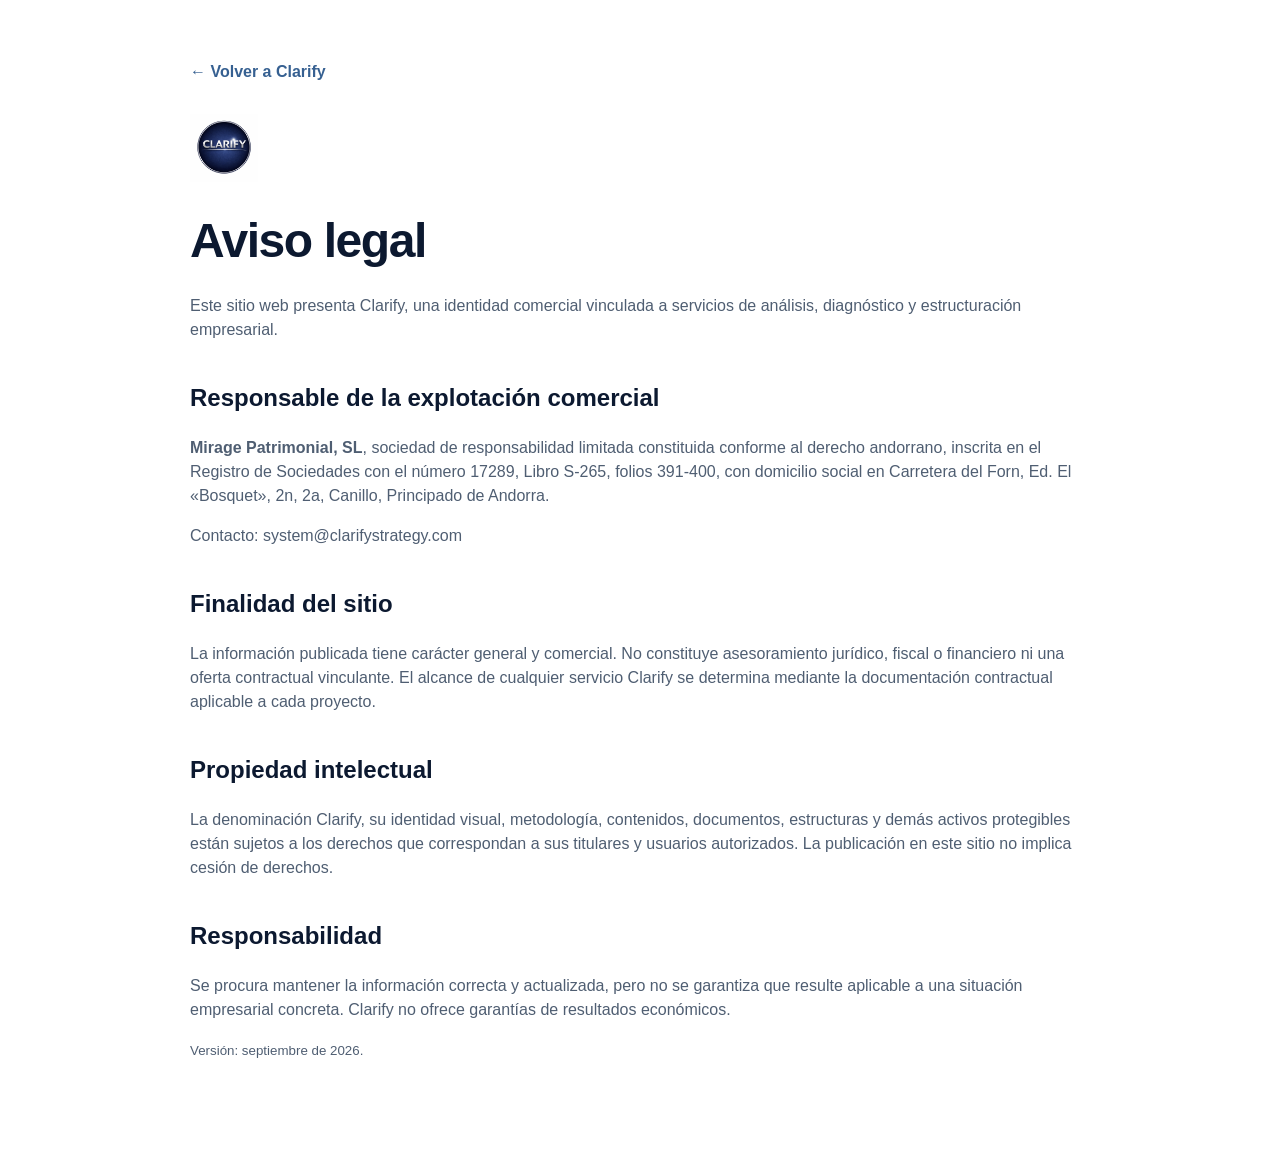
<file: aviso-legal.html>
<!doctype html><html lang="es"><head><meta charset="utf-8"><meta name="viewport" content="width=device-width,initial-scale=1"><title>Aviso legal | Clarify</title><link rel="icon" href="assets/favicon.png"><link rel="stylesheet" href="assets/styles.css"></head><body><div class="legal-wrap"><a class="back" href="index.html">← Volver a Clarify</a><img class="brand-logo" src="assets/clarify-logo.png" alt="Clarify"><h1>Aviso legal</h1><p>Este sitio web presenta Clarify, una identidad comercial vinculada a servicios de análisis, diagnóstico y estructuración empresarial.</p><h2>Responsable de la explotación comercial</h2><p><strong>Mirage Patrimonial, SL</strong>, sociedad de responsabilidad limitada constituida conforme al derecho andorrano, inscrita en el Registro de Sociedades con el número 17289, Libro S-265, folios 391-400, con domicilio social en Carretera del Forn, Ed. El «Bosquet», 2n, 2a, Canillo, Principado de Andorra.</p><p>Contacto: <a href="mailto:system@clarifystrategy.com">system@clarifystrategy.com</a></p><h2>Finalidad del sitio</h2><p>La información publicada tiene carácter general y comercial. No constituye asesoramiento jurídico, fiscal o financiero ni una oferta contractual vinculante. El alcance de cualquier servicio Clarify se determina mediante la documentación contractual aplicable a cada proyecto.</p><h2>Propiedad intelectual</h2><p>La denominación Clarify, su identidad visual, metodología, contenidos, documentos, estructuras y demás activos protegibles están sujetos a los derechos que correspondan a sus titulares y usuarios autorizados. La publicación en este sitio no implica cesión de derechos.</p><h2>Responsabilidad</h2><p>Se procura mantener la información correcta y actualizada, pero no se garantiza que resulte aplicable a una situación empresarial concreta. Clarify no ofrece garantías de resultados económicos.</p><p><small>Versión: septiembre de 2026.</small></p></div></body></html>
</file>
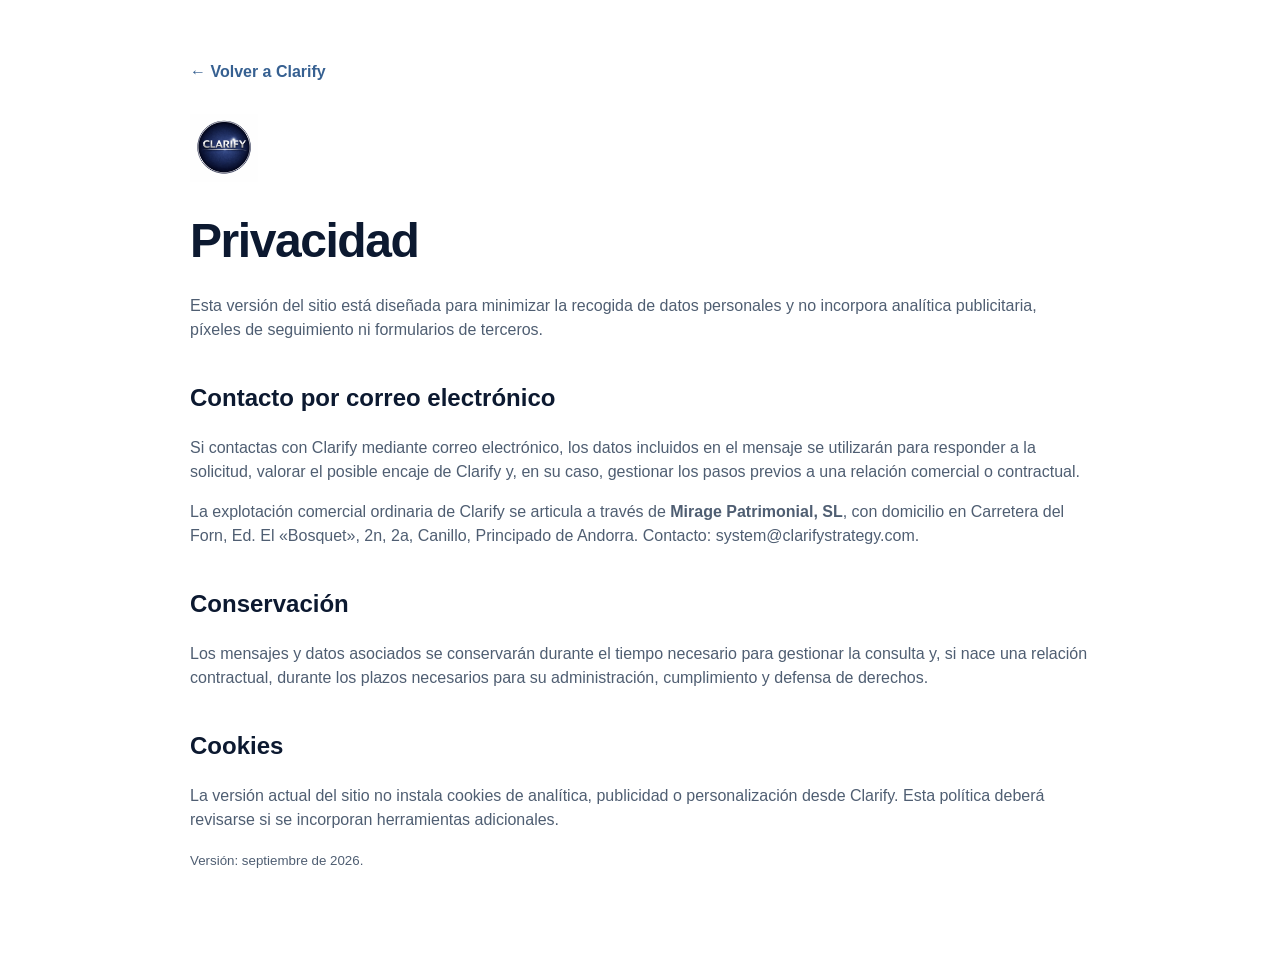
<file: privacidad.html>
<!doctype html><html lang="es"><head><meta charset="utf-8"><meta name="viewport" content="width=device-width,initial-scale=1"><title>Privacidad | Clarify</title><link rel="icon" href="assets/favicon.png"><link rel="stylesheet" href="assets/styles.css"></head><body><div class="legal-wrap"><a class="back" href="index.html">← Volver a Clarify</a><img class="brand-logo" src="assets/clarify-logo.png" alt="Clarify"><h1>Privacidad</h1><p>Esta versión del sitio está diseñada para minimizar la recogida de datos personales y no incorpora analítica publicitaria, píxeles de seguimiento ni formularios de terceros.</p><h2>Contacto por correo electrónico</h2><p>Si contactas con Clarify mediante correo electrónico, los datos incluidos en el mensaje se utilizarán para responder a la solicitud, valorar el posible encaje de Clarify y, en su caso, gestionar los pasos previos a una relación comercial o contractual.</p><p>La explotación comercial ordinaria de Clarify se articula a través de <strong>Mirage Patrimonial, SL</strong>, con domicilio en Carretera del Forn, Ed. El «Bosquet», 2n, 2a, Canillo, Principado de Andorra. Contacto: <a href="mailto:system@clarifystrategy.com">system@clarifystrategy.com</a>.</p><h2>Conservación</h2><p>Los mensajes y datos asociados se conservarán durante el tiempo necesario para gestionar la consulta y, si nace una relación contractual, durante los plazos necesarios para su administración, cumplimiento y defensa de derechos.</p><h2>Cookies</h2><p>La versión actual del sitio no instala cookies de analítica, publicidad o personalización desde Clarify. Esta política deberá revisarse si se incorporan herramientas adicionales.</p><p><small>Versión: septiembre de 2026.</small></p></div></body></html>
</file>
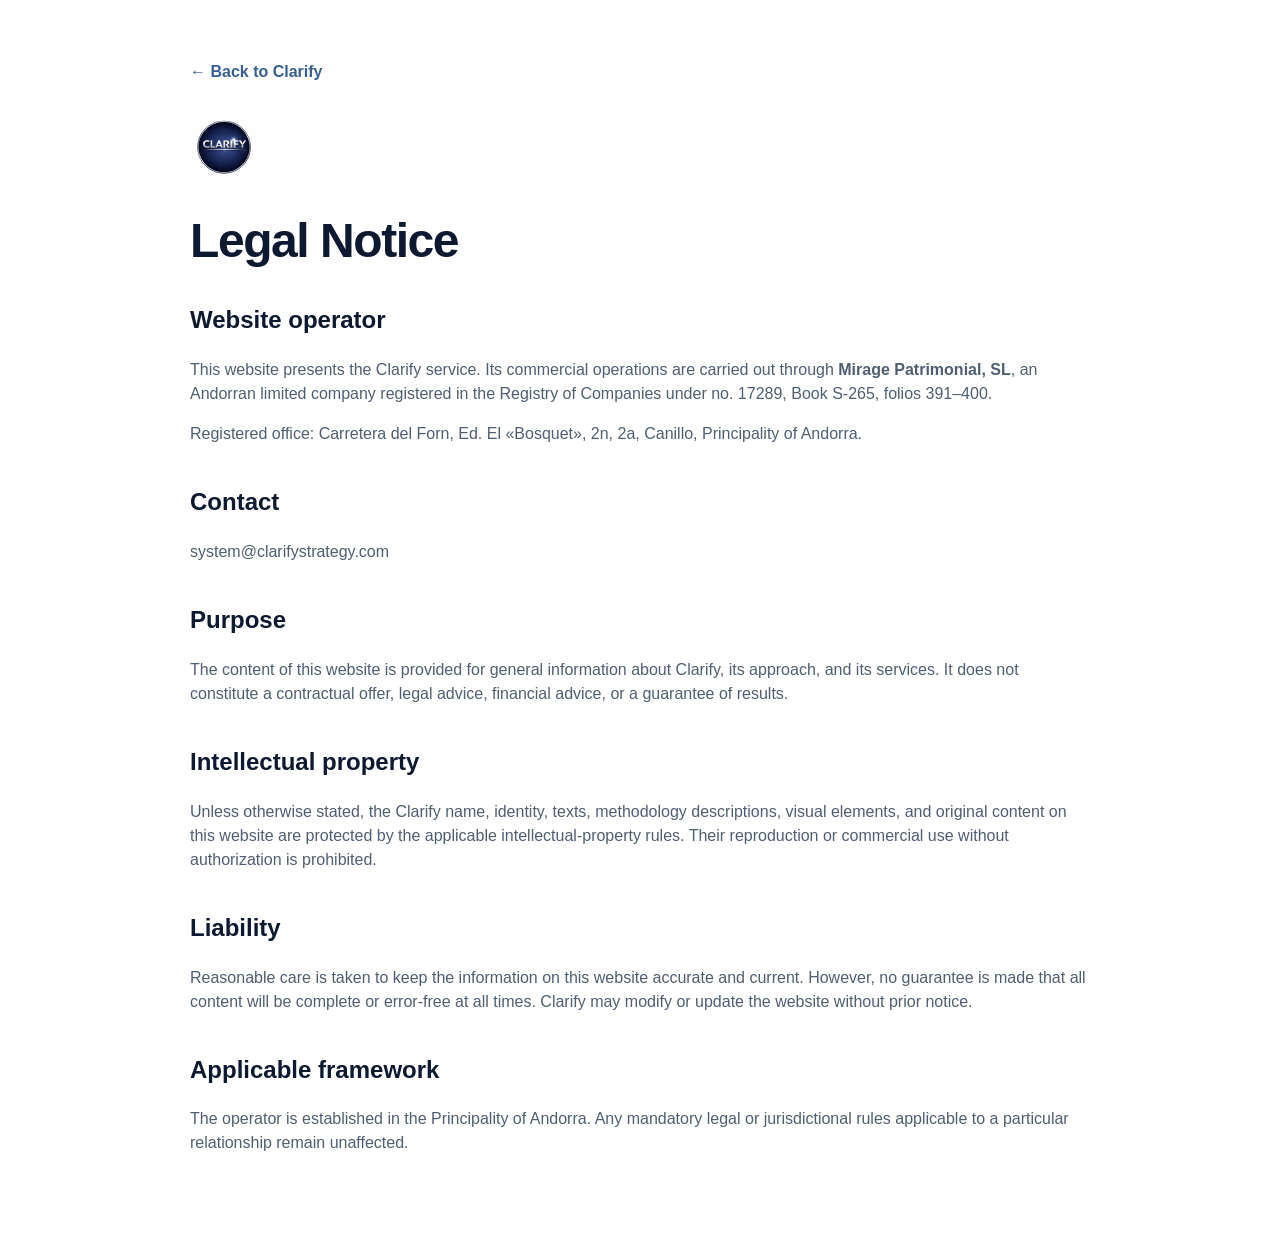
<file: en/legal-notice.html>
<!doctype html><html lang="en"><head><meta charset="utf-8"><meta name="viewport" content="width=device-width,initial-scale=1"><title>Legal Notice | Clarify</title><meta name="robots" content="index,follow"><link rel="canonical" href="https://www.clarifystrategy.com/en/legal-notice.html"><link rel="icon" href="../assets/favicon.png"><link rel="stylesheet" href="../assets/styles.css"></head><body><main class="legal-wrap"><a class="back" href="./">← Back to Clarify</a><img class="brand-logo" src="../assets/clarify-logo.png" alt="Clarify"><h1>Legal Notice</h1><h2>Website operator</h2><p>This website presents the Clarify service. Its commercial operations are carried out through <strong>Mirage Patrimonial, SL</strong>, an Andorran limited company registered in the Registry of Companies under no. 17289, Book S-265, folios 391–400.</p><p>Registered office: Carretera del Forn, Ed. El «Bosquet», 2n, 2a, Canillo, Principality of Andorra.</p><h2>Contact</h2><p><a href="mailto:system@clarifystrategy.com">system@clarifystrategy.com</a></p><h2>Purpose</h2><p>The content of this website is provided for general information about Clarify, its approach, and its services. It does not constitute a contractual offer, legal advice, financial advice, or a guarantee of results.</p><h2>Intellectual property</h2><p>Unless otherwise stated, the Clarify name, identity, texts, methodology descriptions, visual elements, and original content on this website are protected by the applicable intellectual-property rules. Their reproduction or commercial use without authorization is prohibited.</p><h2>Liability</h2><p>Reasonable care is taken to keep the information on this website accurate and current. However, no guarantee is made that all content will be complete or error-free at all times. Clarify may modify or update the website without prior notice.</p><h2>Applicable framework</h2><p>The operator is established in the Principality of Andorra. Any mandatory legal or jurisdictional rules applicable to a particular relationship remain unaffected.</p></main></body></html>
</file>
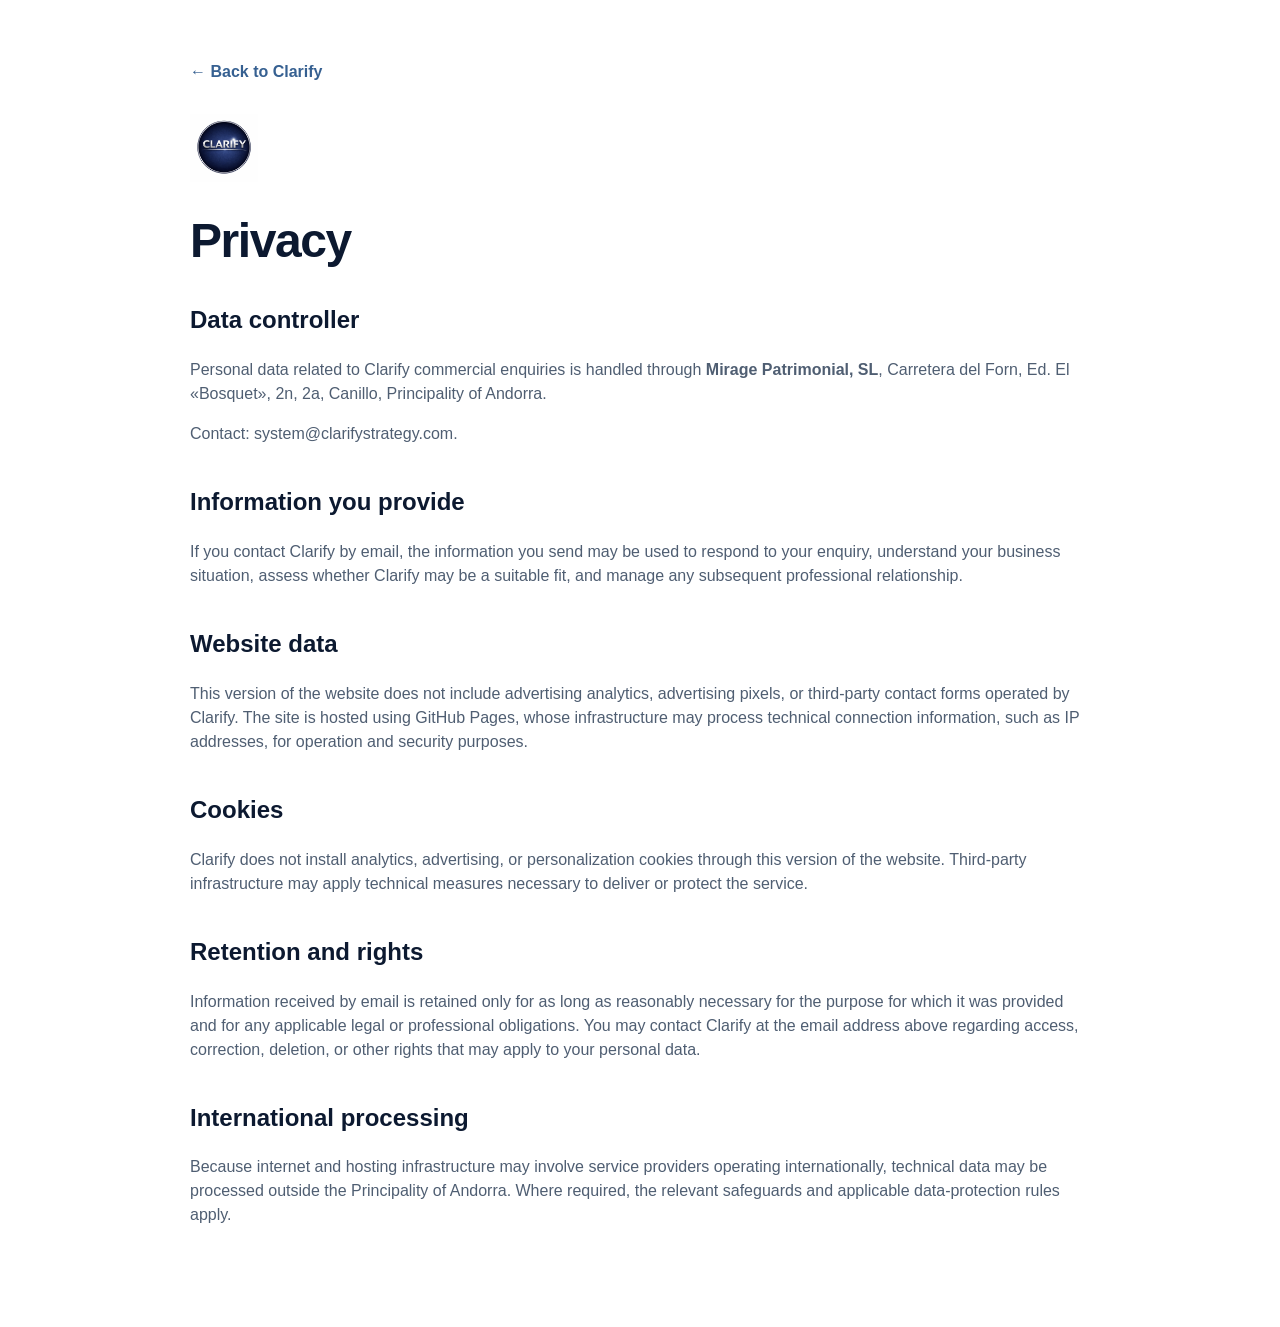
<file: en/privacy.html>
<!doctype html><html lang="en"><head><meta charset="utf-8"><meta name="viewport" content="width=device-width,initial-scale=1"><title>Privacy | Clarify</title><meta name="robots" content="index,follow"><link rel="canonical" href="https://www.clarifystrategy.com/en/privacy.html"><link rel="icon" href="../assets/favicon.png"><link rel="stylesheet" href="../assets/styles.css"></head><body><main class="legal-wrap"><a class="back" href="./">← Back to Clarify</a><img class="brand-logo" src="../assets/clarify-logo.png" alt="Clarify"><h1>Privacy</h1><h2>Data controller</h2><p>Personal data related to Clarify commercial enquiries is handled through <strong>Mirage Patrimonial, SL</strong>, Carretera del Forn, Ed. El «Bosquet», 2n, 2a, Canillo, Principality of Andorra.</p><p>Contact: <a href="mailto:system@clarifystrategy.com">system@clarifystrategy.com</a>.</p><h2>Information you provide</h2><p>If you contact Clarify by email, the information you send may be used to respond to your enquiry, understand your business situation, assess whether Clarify may be a suitable fit, and manage any subsequent professional relationship.</p><h2>Website data</h2><p>This version of the website does not include advertising analytics, advertising pixels, or third-party contact forms operated by Clarify. The site is hosted using GitHub Pages, whose infrastructure may process technical connection information, such as IP addresses, for operation and security purposes.</p><h2>Cookies</h2><p>Clarify does not install analytics, advertising, or personalization cookies through this version of the website. Third-party infrastructure may apply technical measures necessary to deliver or protect the service.</p><h2>Retention and rights</h2><p>Information received by email is retained only for as long as reasonably necessary for the purpose for which it was provided and for any applicable legal or professional obligations. You may contact Clarify at the email address above regarding access, correction, deletion, or other rights that may apply to your personal data.</p><h2>International processing</h2><p>Because internet and hosting infrastructure may involve service providers operating internationally, technical data may be processed outside the Principality of Andorra. Where required, the relevant safeguards and applicable data-protection rules apply.</p></main></body></html>
</file>
<file: assets/styles.css>
:root{
  --blue:#366091;
  --blue2:#4F81BD;
  --pale:#D9E2F3;
  --ink:#0c1930;
  --text:#4c5a70;
  --muted:#6e7b8e;
  --line:#d8e1eb;
  --soft:#f3f7fb;
  --white:#fff;
  --max:1360px;
  --shadow:0 18px 50px rgba(13,37,67,.08);
}
*{box-sizing:border-box}
html{scroll-behavior:smooth}
body{
  margin:0;
  font-family:Arial,Helvetica,sans-serif;
  color:var(--ink);
  background:#fff;
  line-height:1.5;
}
a{color:inherit;text-decoration:none}
img{max-width:100%;display:block}
button,input,textarea{font:inherit}
.wrap{width:min(var(--max),calc(100% - 72px));margin:auto}

/* Header */
.site-header{
  position:sticky;top:0;z-index:50;
  background:rgba(255,255,255,.97);
  border-bottom:1px solid rgba(216,225,235,.9);
  backdrop-filter:blur(10px);
}
.header-inner{
  min-height:86px;
  display:flex;align-items:center;justify-content:space-between;gap:36px;
}
.brand{display:flex;align-items:center;gap:16px;min-width:300px}
.brand-logo{width:68px;height:68px;object-fit:contain;flex:0 0 auto}
.brand-word{display:flex;flex-direction:column;gap:2px}
.brand-word strong{
  font-size:22px;letter-spacing:.35em;font-weight:500;color:#0b1730
}
.brand-word small{
  font-size:8.5px;letter-spacing:.28em;color:#4a5e7a;font-weight:700
}
.nav{display:flex;align-items:center;gap:30px;font-size:13px}
.nav a:not(.cta):hover{color:var(--blue)}
.cta{
  display:inline-flex;align-items:center;justify-content:center;
  min-height:48px;padding:0 24px;background:var(--blue);color:#fff!important;
  border:1px solid var(--blue);font-size:13px;font-weight:700;
  transition:.2s ease;
}
.cta:hover{background:#294c78;border-color:#294c78}
.mobile-nav-note{display:none}

/* Hero */
.hero{
  position:relative;
  min-height:650px;
  border-bottom:1px solid var(--line);
  overflow:hidden;
  background:
    linear-gradient(90deg,#fff 0%,#fff 40%,rgba(255,255,255,.94) 48%,rgba(255,255,255,.24) 70%,rgba(255,255,255,.05) 100%),
    url("mountains-hero.jpg") center right/57% 100% no-repeat;
}
.hero-inner{
  min-height:650px;
  display:grid;grid-template-columns:54% 46%;
  align-items:center;
}
.hero-copy{padding:72px 0 66px;position:relative;z-index:2}
.eyebrow{
  margin:0 0 18px;
  color:var(--blue);
  font-size:10px;
  font-weight:700;
  letter-spacing:.22em;
  text-transform:uppercase;
}
h1,h2,h3,p{margin-top:0}
h1{
  font-size:clamp(54px,5.35vw,82px);
  line-height:.98;
  letter-spacing:-.042em;
  margin-bottom:30px;
  max-width:760px;
}
.hero-copy .lead{
  max-width:675px;
  color:#49566b;
  font-size:20px;
  line-height:1.55;
  margin-bottom:34px;
}
.hero-actions{display:flex;align-items:center;gap:28px;flex-wrap:wrap}
.text-link{font-size:14px;font-weight:700;color:var(--blue);padding-bottom:4px;border-bottom:1px solid var(--blue)}
.hero-side{
  align-self:stretch;
  position:relative;
  pointer-events:none;
}
.hero-labels{
  position:absolute;
  left:8%;top:25%;
  display:flex;flex-direction:column;gap:48px;
}
.hero-label{
  font-size:10px;letter-spacing:.18em;color:#285e9e;font-weight:700;
  text-transform:uppercase;
}
.hero-label b{display:block;font-size:9px;color:#7d8da2;margin-bottom:6px}
.hero-label:after{content:"";display:block;width:24px;height:1px;background:var(--blue2);margin-top:9px}
.hero-note{
  position:absolute;right:2%;top:16%;
  padding-left:26px;border-left:1px solid var(--blue2);
  font-size:10px;letter-spacing:.18em;color:#285e9e;font-weight:700;line-height:1.7;
  text-transform:uppercase;
}

/* Feature strip */
.features{border-bottom:1px solid var(--line);background:#fff}
.feature-grid{display:grid;grid-template-columns:repeat(4,1fr)}
.feature{
  min-height:170px;
  padding:30px 38px 28px;
  border-right:1px solid var(--line);
}
.feature:first-child{padding-left:0}.feature:last-child{border-right:0;padding-right:0}
.icon{
  width:42px;height:42px;border:1.5px solid var(--blue);border-radius:50%;
  display:flex;align-items:center;justify-content:center;color:var(--blue);
  margin-bottom:15px;font-weight:700;font-size:18px;
}
.feature:nth-child(2) .icon,.feature:nth-child(4) .icon{border-radius:8px}
.feature h3{
  color:#1f5f9f;font-size:11px;letter-spacing:.18em;text-transform:uppercase;margin-bottom:8px
}
.feature p{font-size:14px;color:#536176;max-width:240px;margin-bottom:0}

/* Sections */
.section{padding:88px 0;border-bottom:1px solid var(--line)}
.section.soft{background:linear-gradient(90deg,#f3f7fb 0%,#eef5fb 100%)}
.section-grid{display:grid;grid-template-columns:1.05fr .95fr;gap:86px;align-items:start}
.section h2{
  font-size:clamp(34px,3.2vw,52px);
  line-height:1.06;letter-spacing:-.032em;margin-bottom:22px;
}
.section-copy{font-size:17px;color:var(--text)}
.section-copy p{margin-bottom:18px}
.rule-title{
  font-size:10px;color:var(--blue);font-weight:700;letter-spacing:.2em;text-transform:uppercase;margin-bottom:12px
}
.problem-list{display:grid;grid-template-columns:1fr 1fr;margin-top:42px;border-top:1px solid var(--line)}
.problem{
  padding:22px 24px 22px 0;border-bottom:1px solid var(--line)
}
.problem:nth-child(odd){border-right:1px solid var(--line);padding-right:32px}
.problem:nth-child(even){padding-left:32px}
.problem span{font-size:9px;letter-spacing:.16em;color:#8d99aa}
.problem h3{font-size:17px;margin:7px 0}
.problem p{font-size:13px;color:var(--muted);margin:0}

.quote-panel{
  background:rgba(255,255,255,.72);
  padding:38px 42px;border-left:2px solid var(--blue2);
  font-size:24px;line-height:1.4;color:#455872;font-style:italic;
}
.principles{
  display:grid;grid-template-columns:repeat(5,1fr);gap:0;margin-top:44px;border-top:1px solid var(--line)
}
.principle{padding:22px 24px 0 0;border-right:1px solid var(--line);min-height:120px}
.principle:last-child{border-right:0;padding-left:24px}
.principle:not(:first-child){padding-left:24px}
.principle b{font-size:10px;color:var(--blue);letter-spacing:.13em}
.principle p{font-size:13px;color:var(--muted);margin:8px 0 0}

/* System diagram */
.system-layout{display:grid;grid-template-columns:.9fr 1.1fr;gap:70px;align-items:center}
.system-diagram{
  display:grid;grid-template-columns:180px 1fr 180px;align-items:center;gap:28px;
  min-height:380px
}
.system-inputs,.system-outputs{display:flex;flex-direction:column;gap:11px}
.system-inputs span,.system-outputs span{
  border:1px solid #a9bfda;background:rgba(255,255,255,.85);
  padding:9px 10px;text-align:center;font-size:9px;letter-spacing:.12em;color:#285e9e;font-weight:700
}
.system-core{
  width:150px;height:150px;border:1.5px solid var(--blue);border-radius:50%;
  display:flex;align-items:center;justify-content:center;text-align:center;
  color:var(--blue);font-size:10px;letter-spacing:.14em;font-weight:700;margin:auto;position:relative
}
.system-core:before,.system-core:after{content:"";position:absolute;top:50%;width:54px;height:1px;background:var(--blue2)}
.system-core:before{right:100%}.system-core:after{left:100%}
.system-outputs span:not(:last-child):after{
  content:"↓";display:block;margin:-1px 0 -13px;color:#6e8eb5;font-size:12px
}

/* Deliverables */
.deliverables{
  display:grid;grid-template-columns:repeat(5,1fr);
  border-top:1px solid var(--line);margin-top:46px
}
.deliverable{padding:26px 22px 28px 0;border-right:1px solid var(--line);min-height:260px}
.deliverable:not(:first-child){padding-left:22px}
.deliverable:last-child{border-right:0}
.deliverable .n{font-size:9px;color:#8b98aa;letter-spacing:.14em}
.deliverable .tag{font-size:9px;color:var(--blue);letter-spacing:.16em;font-weight:700;margin:28px 0 11px}
.deliverable h3{font-size:17px;margin-bottom:12px}
.deliverable p{font-size:13px;color:var(--muted)}
.value-bar{
  margin-top:50px;padding:34px 38px;background:#eef4fa;
  display:grid;grid-template-columns:1.1fr .9fr;gap:50px;align-items:center
}
.value-bar h3{font-size:25px;margin:0}
.value-flow{display:flex;gap:12px;align-items:center;justify-content:flex-end;flex-wrap:wrap;color:var(--blue);font-size:10px;letter-spacing:.12em;font-weight:700}
.value-flow i{font-style:normal;color:#8ba3bd}

/* Services */
.services-head{display:grid;grid-template-columns:1fr .8fr;gap:80px;align-items:end;margin-bottom:40px}
.service-grid{display:grid;grid-template-columns:repeat(3,1fr);gap:18px}
.service-card{
  background:#f7fafc;border:1px solid var(--line);padding:28px 28px 30px;min-height:325px;position:relative
}
.service-card:nth-child(2){background:#f0f6fb}.service-card:nth-child(3){background:#eaf3fa}
.service-card .service-number{font-size:9px;color:#8492a5;letter-spacing:.15em}
.service-card h3{font-size:20px;margin:18px 0 12px}
.service-card .mode{font-size:10px;color:var(--blue);letter-spacing:.15em;font-weight:700;text-transform:uppercase}
.service-card p{font-size:14px;color:#58677b}
.service-card .docs{font-size:12px;color:#315f93;border-top:1px solid #cfdbe7;padding-top:16px;margin-top:18px}

/* Fit */
.fit-grid{display:grid;grid-template-columns:1fr 1fr;gap:65px}
.fit-col{border-top:2px solid var(--blue);padding-top:24px}
.fit-col.no{border-color:#8f9aa8}
.clean-list{list-style:none;margin:0;padding:0}
.clean-list li{padding:15px 0;border-bottom:1px solid var(--line);color:#526175;font-size:14px}
.fit-close{margin-top:48px;font-size:26px;font-weight:700;line-height:1.25;max-width:920px}

/* About */
.about-grid{display:grid;grid-template-columns:minmax(0,1fr) 360px;gap:72px;align-items:center}
.about-logo-wrap{border-left:1px solid var(--line);min-height:330px;display:flex;align-items:center;justify-content:flex-start;padding-left:52px}
.about-logo{width:118px;height:118px;object-fit:contain}

/* Contact */
.contact{
  background:
    linear-gradient(90deg,rgba(34,88,143,.98),rgba(29,83,138,.94)),
    url("mountains-hero.jpg") right center/52% auto no-repeat;
  color:#fff;padding:70px 0
}
.contact-grid{display:grid;grid-template-columns:1.2fr .8fr;gap:70px;align-items:center}
.contact h2{font-size:38px;line-height:1.08;margin-bottom:16px}
.contact p{color:#e2edf7;font-size:16px;max-width:720px}
.contact .cta{background:#fff;color:var(--blue)!important;border-color:#fff;min-height:54px;padding:0 28px}
.contact .cta:hover{background:#edf4fa}
.contact-email{display:block;color:#fff;margin-top:15px;font-size:13px;text-decoration:underline;text-underline-offset:4px}

/* Footer */
footer{padding:46px 0 34px}
.footer-grid{display:grid;grid-template-columns:1.5fr 1fr 1fr 1fr;gap:46px}
.footer-brand{display:flex;align-items:center;gap:12px}
.footer-brand img{width:54px;height:54px;object-fit:contain}
.footer-brand b{letter-spacing:.28em;font-size:16px;font-weight:500}
.footer-grid h4{font-size:11px;margin:0 0 13px;color:#33465f}
.footer-grid a,.footer-grid span{display:block;font-size:12px;color:#6b7788;margin:6px 0}
.footer-bottom{margin-top:30px;padding-top:22px;border-top:1px solid var(--line);font-size:11px;color:#7f8a98;display:flex;justify-content:space-between;gap:20px;flex-wrap:wrap}

/* Legal pages */
.legal-wrap{width:min(900px,calc(100% - 40px));margin:60px auto 100px}
.legal-wrap .brand-logo{margin-bottom:35px}
.legal-wrap h1{font-size:48px;letter-spacing:-.03em}
.legal-wrap h2{font-size:24px;margin-top:38px}
.legal-wrap p,.legal-wrap li{color:#4f5e72}
.back{display:inline-block;color:var(--blue);font-weight:700;margin-bottom:30px}

/* Responsive */
@media(max-width:1050px){
  .wrap{width:calc(100% - 40px)}
  .brand-word{display:none}.brand{min-width:auto}
  .nav{gap:18px}.nav a:not(.cta){display:none}
  .hero{background-size:62% 100%}
  .hero-inner{grid-template-columns:62% 38%}
  .features .wrap{width:calc(100% - 40px)}
  .feature-grid{grid-template-columns:1fr 1fr}
  .feature:nth-child(2){border-right:0}.feature:nth-child(-n+2){border-bottom:1px solid var(--line)}
  .section-grid,.system-layout,.services-head,.contact-grid{grid-template-columns:1fr;gap:35px}
  .deliverables{grid-template-columns:1fr 1fr}
  .deliverable{border-bottom:1px solid var(--line)}
  .deliverable:nth-child(even){border-right:0}
  .service-grid{grid-template-columns:1fr}
  .about-grid{grid-template-columns:1fr}.about-logo-wrap{border-left:0;border-top:1px solid var(--line);padding:40px 0 0;min-height:0}
  .footer-grid{grid-template-columns:1fr 1fr}
}
@media(max-width:720px){
  .wrap{width:calc(100% - 32px)}
  .header-inner{min-height:70px}.brand-logo{width:52px;height:52px}.nav .cta{display:none}
  .mobile-nav-note{display:block;font-size:11px;color:var(--blue);font-weight:700}
  .hero{
    min-height:auto;
    background:
      linear-gradient(180deg,#fff 0%,rgba(255,255,255,.98) 47%,rgba(255,255,255,.55) 70%,rgba(255,255,255,.15) 100%),
      url("mountains-hero.jpg") center bottom/cover no-repeat;
  }
  .hero-inner{grid-template-columns:1fr;min-height:780px;align-items:start}
  .hero-copy{padding-top:62px}
  h1{font-size:48px}
  .hero-copy .lead{font-size:17px}
  .hero-side{display:none}
  .feature-grid{grid-template-columns:1fr}
  .feature,.feature:first-child,.feature:last-child{padding:26px 0;border-right:0;border-bottom:1px solid var(--line);min-height:auto}
  .section{padding:70px 0}
  .section h2{font-size:36px}
  .problem-list{grid-template-columns:1fr}
  .problem:nth-child(odd),.problem:nth-child(even){border-right:0;padding:20px 0}
  .principles{grid-template-columns:1fr}
  .principle,.principle:not(:first-child),.principle:last-child{border-right:0;border-bottom:1px solid var(--line);padding:18px 0;min-height:auto}
  .system-diagram{grid-template-columns:1fr;gap:20px;min-height:auto}
  .system-core:before,.system-core:after{display:none}
  .deliverables{grid-template-columns:1fr}
  .deliverable,.deliverable:not(:first-child){border-right:0;padding:22px 0;min-height:auto}
  .value-bar{grid-template-columns:1fr;padding:28px 24px}
  .value-flow{justify-content:flex-start}
  .fit-grid{grid-template-columns:1fr}
  .about-logo{width:110px;height:110px}
  .contact h2{font-size:32px}
  .footer-grid{grid-template-columns:1fr}
}

/* Language switch */
.lang-switch{display:inline-flex;align-items:center;gap:7px;font-size:11px;letter-spacing:.08em;color:#6d7b8f;white-space:nowrap}
.lang-switch a{color:var(--blue);font-weight:700}
.lang-switch strong{color:#0b1730}
.en-site .hero{
  background:
    linear-gradient(90deg,#fff 0%,#fff 40%,rgba(255,255,255,.94) 48%,rgba(255,255,255,.24) 70%,rgba(255,255,255,.05) 100%),
    url("mountains-hero-en.jpg") center right/57% 100% no-repeat;
}
@media(max-width:1050px){.lang-switch{display:none}.mobile-nav-note a{display:inline!important}}
@media(max-width:720px){
  .en-site .hero{
    background:
      linear-gradient(180deg,#fff 0%,rgba(255,255,255,.98) 47%,rgba(255,255,255,.55) 70%,rgba(255,255,255,.15) 100%),
      url("mountains-hero-en.jpg") center bottom/auto 52% no-repeat;
  }
}

/* V1.3 — Clarify color rhythm
   White remains the dominant surface. Color is used to create hierarchy,
   depth and pacing without changing the brand palette. */

/* Recognition / problem section: a restrained cool field, almost white. */
main > section:nth-of-type(3){
  background:linear-gradient(135deg,#f7f9fc 0%,#eef3f8 100%);
}

/* Analysis-system section: the single deep-color moment in the body. */
main > section:nth-of-type(5){
  background:linear-gradient(135deg,#17365d 0%,#2a5686 55%,#366091 100%);
  color:var(--white);
  border-bottom-color:rgba(255,255,255,.16);
}
main > section:nth-of-type(5) h2,
main > section:nth-of-type(5) h3{color:var(--white)}
main > section:nth-of-type(5) .rule-title{color:#d9e2f3}
main > section:nth-of-type(5) .section-copy,
main > section:nth-of-type(5) .section-copy p{color:#e7eef7}
main > section:nth-of-type(5) .system-inputs span,
main > section:nth-of-type(5) .system-outputs span{
  color:#fff;
  border-color:rgba(217,226,243,.48);
  background:rgba(255,255,255,.08);
}
main > section:nth-of-type(5) .system-core{
  color:#fff;
  border-color:#d9e2f3;
  background:rgba(255,255,255,.05);
  box-shadow:0 18px 55px rgba(8,25,46,.18);
}
main > section:nth-of-type(5) .system-core:before,
main > section:nth-of-type(5) .system-core:after{background:rgba(217,226,243,.6)}
main > section:nth-of-type(5) .system-outputs span:not(:last-child):after{color:#c5d6ea}

/* Services: cards become clearer objects on a very light blue field. */
#servicios{
  background:linear-gradient(135deg,#f6f9fc 0%,#edf3f9 100%);
}
#servicios .service-card{
  background:#fff;
  border-color:#d4dfeb;
  box-shadow:0 16px 42px rgba(13,37,67,.055);
}
#servicios .service-card:nth-child(2){background:#fbfdff}
#servicios .service-card:nth-child(3){background:#f7fafd}

/* About stays quiet, but distinct from the white fit section above. */
#sobre{background:#f7f9fc}

/* Give selected content surfaces a little more depth without adding new colors. */
.quote-panel{
  box-shadow:0 16px 42px rgba(13,37,67,.045);
}
.value-bar{
  background:linear-gradient(135deg,#eef4fa 0%,#e7eff8 100%);
  border:1px solid #d9e3ed;
}

/* On small screens retain the same rhythm and keep the dark analysis block legible. */
@media(max-width:720px){
  main > section:nth-of-type(5) .system-inputs span,
  main > section:nth-of-type(5) .system-outputs span{
    background:rgba(255,255,255,.10);
  }
}


/* V1.4 — semantic and trust refinements */
/* Explicit class replaces positional targeting for the analysis block. */
.analysis-section{
  background:linear-gradient(135deg,#17365d 0%,#2a5686 55%,#366091 100%)!important;
  color:var(--white);
  border-bottom-color:rgba(255,255,255,.16);
}
.analysis-section h2,.analysis-section h3{color:var(--white)}
.analysis-section .rule-title{color:#d9e2f3}
.analysis-section .section-copy,.analysis-section .section-copy p{color:#e7eef7}
.analysis-section .system-inputs span,.analysis-section .system-outputs span{
  color:#fff;border-color:rgba(217,226,243,.48);background:rgba(255,255,255,.08)
}
.analysis-section .system-core{
  color:#fff;border-color:#d9e2f3;background:rgba(255,255,255,.05);
  box-shadow:0 18px 55px rgba(8,25,46,.18)
}
.analysis-section .system-core:before,.analysis-section .system-core:after{background:rgba(217,226,243,.6)}
.analysis-section .system-outputs span:not(:last-child):after{color:#c5d6ea}

.founder-card{width:100%;max-width:320px;text-align:left}
.founder-card .about-logo{display:block;margin:0 0 30px}
.founder-card blockquote{
  margin:0;padding:26px 0 0;border-top:1px solid var(--line);
  font-size:18px;line-height:1.52;color:var(--ink);font-style:normal;font-weight:500;letter-spacing:-.01em
}
.founder-name{margin:28px 0 4px;font-size:15px;font-weight:700;color:var(--ink)}
.founder-role{margin:0;font-size:11px;letter-spacing:.11em;text-transform:uppercase;color:var(--blue);font-weight:700}
@media(max-width:720px){
  .analysis-section .system-inputs span,.analysis-section .system-outputs span{background:rgba(255,255,255,.10)}
  .founder-card{max-width:420px;text-align:left}
  .founder-card .about-logo{margin-left:0}
}
</file>
